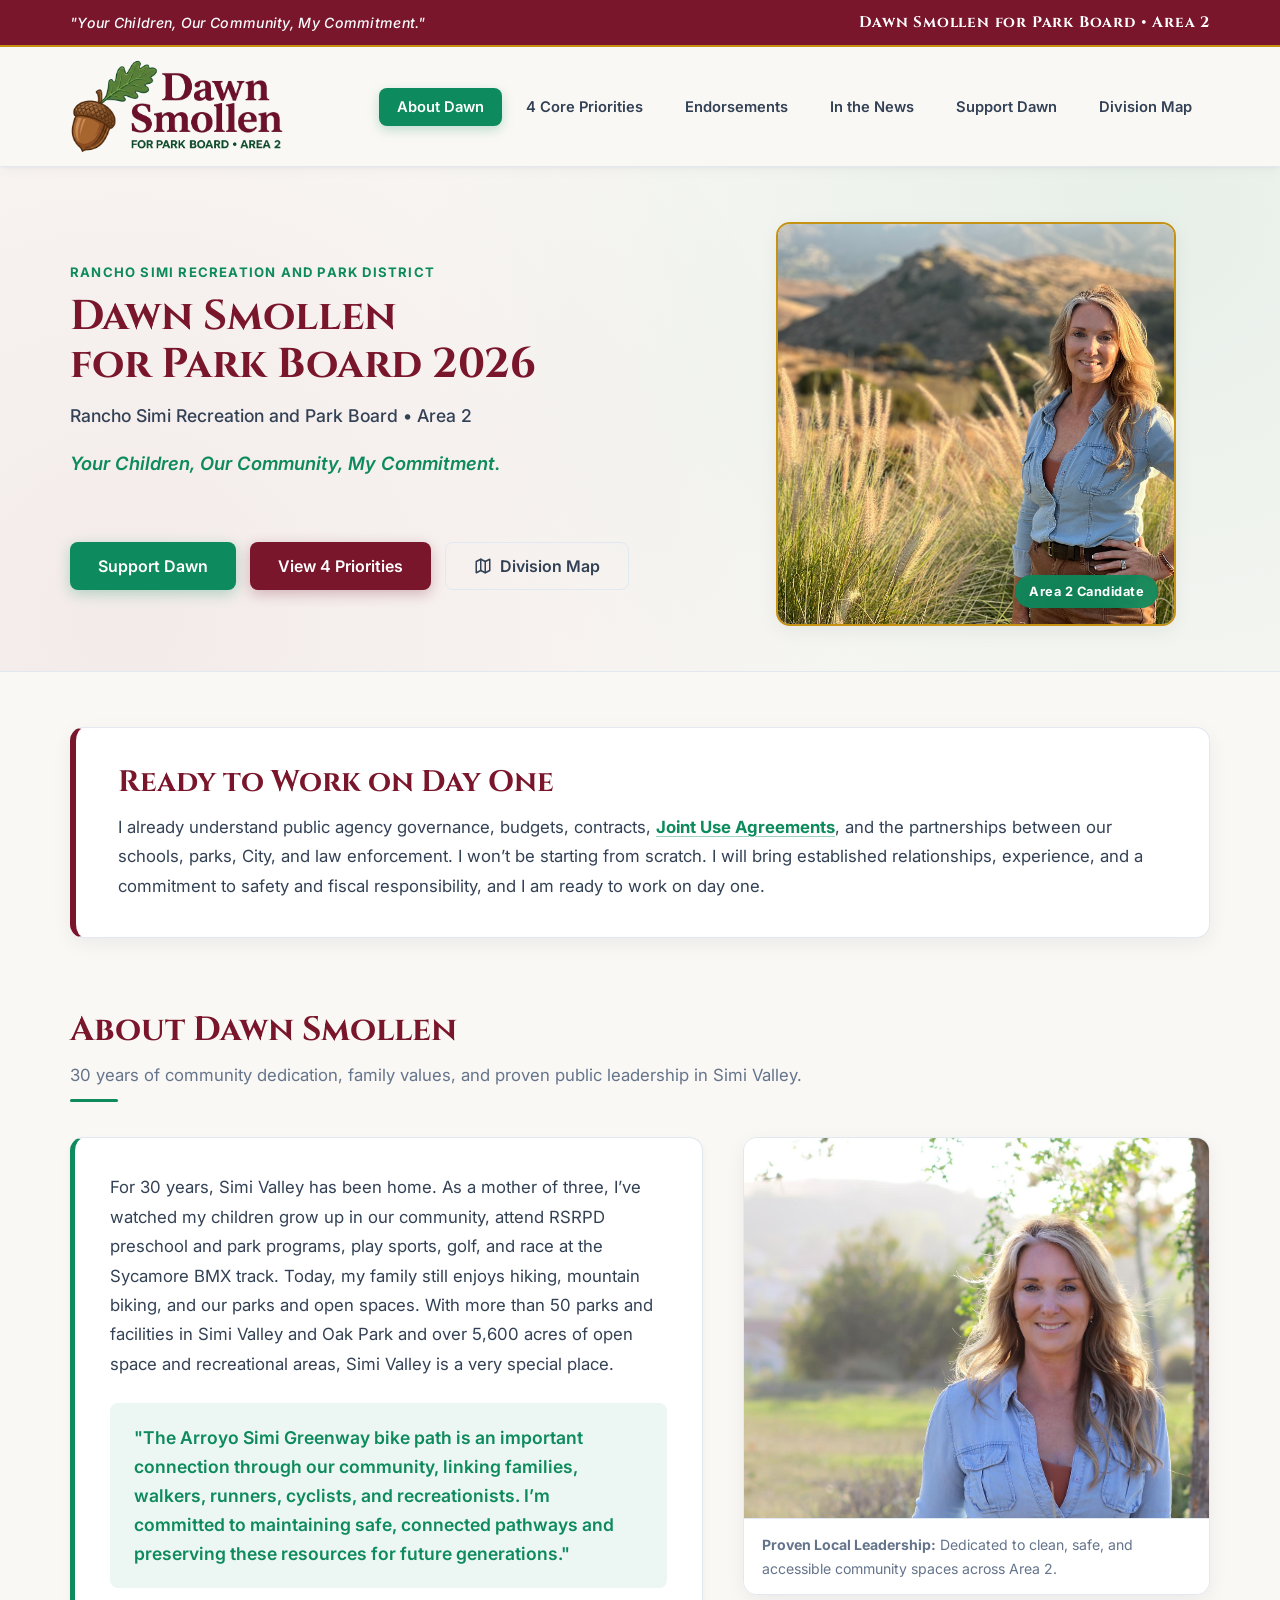
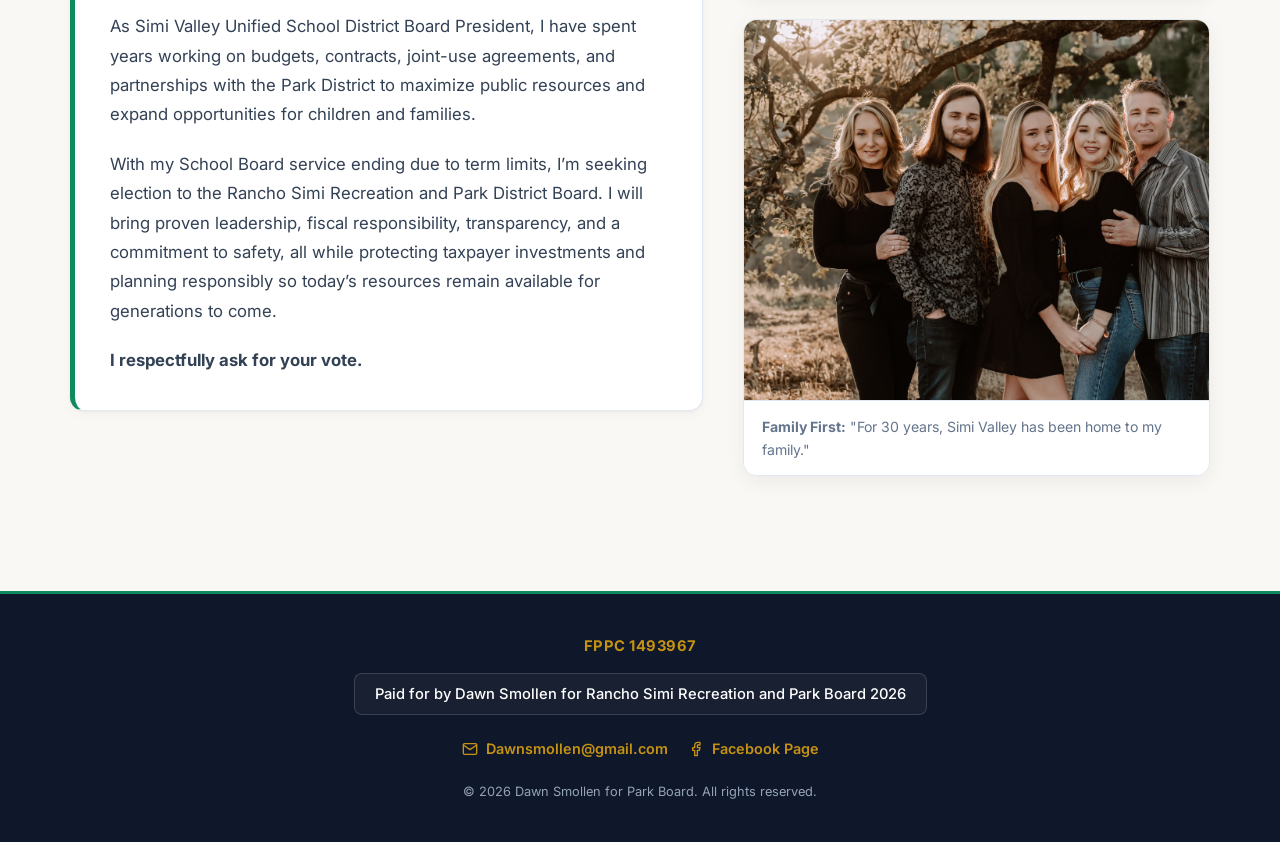
<file: index.html>
<!DOCTYPE html>
<html lang="en">
<head>
  <meta charset="UTF-8">
  <meta name="viewport" content="width=device-width, initial-scale=1.0">
  <meta name="description" content="Official campaign website for Dawn Smollen for Rancho Simi Recreation and Park Board Area 2 / Division #2. Your Children, Our Community, My Commitment. FPPC 1493967.">
  <meta name="author" content="Dawn Smollen for Park Board 2026">
  <meta name="robots" content="index, follow">
  <title>Dawn Smollen for Park Board 2026 | Area 2</title>

  <!-- Open Graph / Social Sharing Meta Tags (iMessage, WhatsApp, Facebook, LinkedIn) -->
  <meta property="og:type" content="website">
  <meta property="og:title" content="Dawn Smollen for Park Board 2026 | Area 2">
  <meta property="og:description" content="Official campaign website for Dawn Smollen, candidate for Rancho Simi Recreation and Park Board Area 2. Your Children, Our Community, My Commitment. FPPC 1493967.">
  <meta property="og:image" content="assets/images/og-share-banner.jpg">
  <meta property="og:image:secure_url" content="assets/images/og-share-banner.jpg">
  <meta property="og:image:type" content="image/jpeg">
  <meta property="og:image:width" content="1200">
  <meta property="og:image:height" content="630">
  <meta property="og:image:alt" content="Dawn Smollen for Park Board 2026 Area 2 Campaign Banner">
  <meta property="og:site_name" content="Dawn Smollen for Park Board 2026">

  <!-- Twitter Card Meta Tags -->
  <meta name="twitter:card" content="summary_large_image">
  <meta name="twitter:title" content="Dawn Smollen for Park Board 2026 | Area 2">
  <meta name="twitter:description" content="Official campaign website for Dawn Smollen, candidate for Rancho Simi Recreation and Park Board Area 2. Your Children, Our Community, My Commitment. FPPC 1493967.">
  <meta name="twitter:image" content="assets/images/og-share-banner.jpg">
  <meta name="twitter:image:alt" content="Dawn Smollen for Park Board 2026 Area 2 Campaign Banner">

  <!-- Favicon -->
  <link rel="icon" type="image/png" sizes="32x32" href="assets/images/favicon-32x32.png">
  <link rel="icon" type="image/png" sizes="192x192" href="assets/images/favicon-192.png">
  <link rel="apple-touch-icon" sizes="180x180" href="assets/images/favicon.png">
  <link rel="shortcut icon" href="assets/images/favicon.ico">

  <!-- Google Fonts -->
  <link rel="preconnect" href="https://fonts.googleapis.com">
  <link rel="preconnect" href="https://fonts.gstatic.com" crossorigin>
  <link href="https://fonts.googleapis.com/css2?family=Cinzel:wght@600;700&family=Inter:wght@400;500;600;700&display=swap" rel="stylesheet">
  
  <link rel="stylesheet" href="styles.css">
</head>
<body>

  <!-- Top Title Banner -->
  <div class="top-banner">
    <div class="container top-banner-content">
      <div class="banner-slogan">"Your Children, Our Community, My Commitment."</div>
      <div class="banner-title">Dawn Smollen for Park Board • Area 2</div>
    </div>
  </div>

  <!-- Main Navigation Header -->
  <header class="main-header">
    <div class="container header-container">
      <a href="./" class="brand-logo" onclick="return goToRoot(event)" title="Return to Dawn Smollen Campaign Home">
        <img src="assets/images/campaign-header-logo-transparent.png" alt="Dawn Smollen For Park Board Area 2 Logo" class="brand-logo-img">
      </a>

      <button class="mobile-menu-toggle" id="mobileMenuBtn" aria-label="Toggle navigation menu">
        <span></span>
        <span></span>
        <span></span>
      </button>

      <nav class="nav-menu" id="navMenu">
        <button class="nav-tab active" data-tab="about" onclick="switchTab('about')">About Dawn</button>
        <button class="nav-tab" data-tab="priorities" onclick="switchTab('priorities')">4 Core Priorities</button>
        <button class="nav-tab" data-tab="endorsements" onclick="switchTab('endorsements')">Endorsements</button>
        <button class="nav-tab" data-tab="news" onclick="switchTab('news')">In the News</button>
        <button class="nav-tab" data-tab="support" onclick="switchTab('support')">Support Dawn</button>
        <button class="nav-tab" data-tab="map" onclick="switchTab('map')">Division Map</button>
      </nav>
    </div>
  </header>

  <!-- Hero Section -->
  <section class="hero-section">
    <div class="container hero-grid">
      <div class="hero-text">
        <span class="hero-tag">Rancho Simi Recreation and Park District</span>
        <h1 class="hero-heading">Dawn Smollen <br>for Park Board 2026</h1>
        <p class="hero-sub">Rancho Simi Recreation and Park Board • Area 2</p>
        
        <!-- Editorial Tagline without drop icon -->
        <div class="hero-slogan-tagline">
          Your Children, Our Community, My Commitment.
        </div>

        <div class="hero-actions">
          <button class="btn btn-primary btn-lg" onclick="switchTab('support')">Support Dawn</button>
          <button class="btn btn-maroon btn-lg" onclick="switchTab('priorities')">View 4 Priorities</button>
          <button class="btn btn-outline btn-lg" onclick="switchTab('map')">
            <svg width="18" height="18" viewBox="0 0 24 24" fill="none" stroke="currentColor" stroke-width="2" stroke-linecap="round" stroke-linejoin="round"><polygon points="3 6 9 3 15 6 21 3 21 18 15 21 9 18 3 21"/><line x1="9" x2="9" y1="3" y2="18"/><line x1="15" x2="15" y1="6" y2="21"/></svg>
            Division Map
          </button>
        </div>
      </div>
      <div class="hero-image-wrapper">
        <div class="hero-portrait-card">
          <img src="assets/images/dawn-hero-portrait.jpg" alt="Dawn Smollen in Simi Valley Open Space">
          <span class="hero-badge-tag">Area 2 Candidate</span>
        </div>
      </div>
    </div>
  </section>

  <!-- Main Content Area -->
  <main class="main-content container">

    <!-- TAB 1: ABOUT DAWN & HOME CONTENT -->
    <div id="aboutTab" class="tab-pane active">
      
      <!-- Clean Home Page Content Feature Card -->
      <div class="day-one-feature-card">
        <h2 class="day-one-title">Ready to Work on Day One</h2>
        <p class="day-one-body">
          I already understand public agency governance, budgets, contracts, <a href="joint-use-agreements.html" onclick="switchTab('joint-use'); return false;" class="inline-content-link">Joint Use Agreements</a>, and the partnerships between our schools, parks, City, and law enforcement. I won’t be starting from scratch. I will bring established relationships, experience, and a commitment to safety and fiscal responsibility, and I am ready to work on day one.
        </p>
      </div>

      <div class="section-header">
        <h2 class="section-title">About Dawn Smollen</h2>
        <p class="section-sub">30 years of community dedication, family values, and proven public leadership in Simi Valley.</p>
        <div class="title-line"></div>
      </div>

      <div class="about-container">
        <div class="about-bio-card">
          <p>
            For 30 years, Simi Valley has been home. As a mother of three, I’ve watched my children grow up in our community, attend RSRPD preschool and park programs, play sports, golf, and race at the Sycamore BMX track. Today, my family still enjoys hiking, mountain biking, and our parks and open spaces. With more than 50 parks and facilities in Simi Valley and Oak Park and over 5,600 acres of open space and recreational areas, Simi Valley is a very special place.
          </p>

          <div class="quote-highlight">
            "The Arroyo Simi Greenway bike path is an important connection through our community, linking families, walkers, runners, cyclists, and recreationists. I’m committed to maintaining safe, connected pathways and preserving these resources for future generations."
          </div>

          <p>
            As Simi Valley Unified School District Board President, I have spent years working on budgets, contracts, joint-use agreements, and partnerships with the Park District to maximize public resources and expand opportunities for children and families.
          </p>
          <p>
            With my School Board service ending due to term limits, I’m seeking election to the Rancho Simi Recreation and Park District Board. I will bring proven leadership, fiscal responsibility, transparency, and a commitment to safety, all while protecting taxpayer investments and planning responsibly so today’s resources remain available for generations to come.
          </p>
          <p>
            <strong>I respectfully ask for your vote.</strong>
          </p>
        </div>

        <div class="about-sidebar-photos">
          <div class="photo-caption-card">
            <img src="assets/images/dawn-about-portrait-framed.jpg" alt="Dawn Smollen in Park Grass">
            <div class="photo-caption-text">
              <strong>Proven Local Leadership:</strong> Dedicated to clean, safe, and accessible community spaces across Area 2.
            </div>
          </div>

          <div class="photo-caption-card">
            <img src="assets/images/dawn-family-oak.jpg" alt="Dawn Smollen and Family under Oak Trees">
            <div class="photo-caption-text">
              <strong>Family First:</strong> "For 30 years, Simi Valley has been home to my family."
            </div>
          </div>
        </div>
      </div>
    </div>

    <!-- TAB 2: 4 CORE PRIORITIES -->
    <div id="prioritiesTab" class="tab-pane">
      <div class="section-header">
        <h2 class="section-title">4 Core Priorities</h2>
        <p class="section-sub">Dawn's clear, action-oriented plan for Rancho Simi Recreation and Park District.</p>
        <div class="title-line"></div>
      </div>

      <div class="priorities-grid">
        <!-- Priority 1 -->
        <article class="priority-card">
          <div class="priority-img-holder">
            <img src="assets/images/dawn-mountain-biking.png" alt="Dawn mountain biking on open space trail">
          </div>
          <div class="priority-body">
            <h3>Protect & Maintain What We Have</h3>
            <p>Our parks, trails, open spaces, playgrounds, and facilities are valuable community assets. My priority is to protect that investment through responsible maintenance, long-term planning, and a strong commitment to safety. This will keep these resources safe, clean, and well maintained for today and future generations.</p>
          </div>
        </article>

        <!-- Priority 2 -->
        <article class="priority-card">
          <div class="priority-img-holder">
            <img src="assets/images/youth-under-oak.jpg" alt="Youth gathered under oak trees in park">
          </div>
          <div class="priority-body">
            <h3>Fiscal Responsibility & Accountable Leadership</h3>
            <p>Every taxpayer dollar matters. I bring more than 20 years of experience working within this community, along with my School Board experience of overseeing budgets, contracts, risk management, and public resources. I understand the importance of planning for long-term maintenance, protecting existing assets, and understanding the financial impact before making new commitments.</p>
          </div>
        </article>

        <!-- Priority 3 -->
        <article class="priority-card">
          <div class="priority-img-holder">
            <img src="assets/images/dawn-about-portrait-framed.jpg" alt="Dawn Smollen in Simi Valley Park">
          </div>
          <div class="priority-body">
            <h3>Safety Through Strong Community Partnerships</h3>
            <p>Safety requires agencies to work together. Through my service on the Tri-Agency Committee, I have firsthand experience working with the Park District, School District, City, and law enforcement on issues affecting our community. I will continue strengthening those relationships to help keep our parks, schools, trails, and recreational spaces safe.</p>
          </div>
        </article>

        <!-- Priority 4 -->
        <article class="priority-card">
          <div class="priority-img-holder">
            <img src="assets/images/dawn-oak-dalmatian.jpg" alt="Dawn sitting under oak tree with Dalmatian">
          </div>
          <div class="priority-body">
            <h3>Invest Wisely & Maximize Community Resources</h3>
            <p>I understand the <a href="joint-use-agreements.html" onclick="switchTab('joint-use'); return false;" class="inline-content-link">Joint Use Agreements</a> between the School District and Park District and how these partnerships help maximize facilities, programs, and taxpayer resources. We should continue sharing resources where it makes sense, avoiding unnecessary duplication, and making responsible investments that provide lasting value for children, families, adults, and seniors.</p>
          </div>
        </article>
      </div>
    </div>

    <!-- TAB 3: ENDORSEMENTS -->
    <div id="endorsementsTab" class="tab-pane">
      <div class="section-header">
        <h2 class="section-title">Community Endorsements</h2>
        <p class="section-sub">Trusted civic leaders, public safety professionals, and park directors supporting Dawn Smollen.</p>
        <div class="title-line"></div>
      </div>

      <div class="endorsements-full-grid">
        <!-- Category 1: Public Safety -->
        <div class="endorsement-category-card">
          <div class="endorsement-category-header">
            <h3>
              <span class="inline-category-icon">
                <svg width="20" height="20" viewBox="0 0 24 24" fill="none" stroke="currentColor" stroke-width="2" stroke-linecap="round" stroke-linejoin="round"><path d="M12 22s8-4 8-10V5l-8-3-8 3v7c0 6 8 10 8 10z"/></svg>
              </span>
              Public Safety & Law Enforcement
            </h3>
          </div>
          <div class="endorsement-people-list">
            <div class="person-entry">
              <strong class="person-name">Simi Valley Police Officers Association</strong>
              <span class="person-title">Official Organization Endorsement</span>
            </div>
          </div>
        </div>

        <!-- Category 2: City Leadership -->
        <div class="endorsement-category-card">
          <div class="endorsement-category-header">
            <h3>
              <span class="inline-category-icon">
                <svg width="20" height="20" viewBox="0 0 24 24" fill="none" stroke="currentColor" stroke-width="2" stroke-linecap="round" stroke-linejoin="round"><path d="M3 21h18M3 10h18M5 10v11M9 10v11M13 10v11M17 10v11M12 3L2 10h20L12 3z"/></svg>
              </span>
              Simi Valley City Leadership
            </h3>
          </div>
          <div class="endorsement-people-list">
            <div class="person-entry">
              <strong class="person-name">Dee Dee Cavanaugh</strong>
              <span class="person-title">Mayor, City of Simi Valley</span>
            </div>
            <div class="person-entry">
              <strong class="person-name">Elaine Litster</strong>
              <span class="person-title">Mayor Pro Tem, City of Simi Valley</span>
            </div>
            <div class="person-entry">
              <strong class="person-name">Mike Judge</strong>
              <span class="person-title">Simi Valley City Council Member</span>
            </div>
            <div class="person-entry">
              <strong class="person-name">Mike Kort</strong>
              <span class="person-title">Supervisor Janice Parvin's Office</span>
            </div>
            <div class="person-entry">
              <strong class="person-name">Glen Becerra</strong>
              <span class="person-title">Former Simi Valley City Council Member</span>
            </div>
          </div>
        </div>

        <!-- Category 3: School District Trustees -->
        <div class="endorsement-category-card">
          <div class="endorsement-category-header">
            <h3>
              <span class="inline-category-icon">
                <svg width="20" height="20" viewBox="0 0 24 24" fill="none" stroke="currentColor" stroke-width="2" stroke-linecap="round" stroke-linejoin="round"><path d="M22 10v6M2 10l10-5 10 5-10 5z"/><path d="M6 12v5c3 3 9 3 12 0v-5"/></svg>
              </span>
              Simi Valley Unified School District
            </h3>
          </div>
          <div class="endorsement-people-list">
            <div class="person-entry">
              <strong class="person-name">Stephen Pietrolongo</strong>
              <span class="person-title">SVUSD Trustee</span>
            </div>
            <div class="person-entry">
              <strong class="person-name">Mike James</strong>
              <span class="person-title">SVUSD Trustee</span>
            </div>
            <div class="person-entry">
              <strong class="person-name">Bob LaBelle</strong>
              <span class="person-title">Former SVUSD Trustee</span>
            </div>
          </div>
        </div>

        <!-- Category 4: Park District Leadership -->
        <div class="endorsement-category-card">
          <div class="endorsement-category-header">
            <h3>
              <span class="inline-category-icon">
                <svg width="20" height="20" viewBox="0 0 24 24" fill="none" stroke="currentColor" stroke-width="2" stroke-linecap="round" stroke-linejoin="round"><path d="M11 20A7 7 0 0 1 9.8 6.1C15.5 5 17 4.5 19 2c1 2 1.5 3.5.5 9.2A7 7 0 0 1 11 20z"/><path d="M11 20v2"/></svg>
              </span>
              Rancho Simi Recreation & Park District
            </h3>
          </div>
          <div class="endorsement-people-list">
            <div class="person-entry">
              <strong class="person-name">Brian Dennert</strong>
              <span class="person-title">Chair, RSRPD Board</span>
            </div>
            <div class="person-entry">
              <strong class="person-name">Eric Lundstrom</strong>
              <span class="person-title">Director, RSRPD Board</span>
            </div>
            <div class="person-entry">
              <strong class="person-name">Brooke Grayson</strong>
              <span class="person-title">Director, RSRPD Board</span>
            </div>
            <div class="person-entry">
              <strong class="person-name">Mark Johnson</strong>
              <span class="person-title">Former RSRPD Director</span>
            </div>
          </div>
        </div>
      </div>
    </div>

    <!-- TAB 4: IN THE NEWS -->
    <div id="newsTab" class="tab-pane">
      <div class="section-header">
        <h2 class="section-title">In the News & Public Projects</h2>
        <p class="section-sub">Coverage, official planning documents, and community project initiatives.</p>
        <div class="title-line"></div>
      </div>

      <div class="news-container" style="grid-template-columns: 1fr;">
        <div class="news-links-list">
          <a href="https://www.simivalley.org/departments/environmental-services/planning-division/documents-applications-and-development-activity/specific-plans/arroyo-simi-greenway-specific-plan" target="_blank" rel="noopener noreferrer" class="news-link-item">
            <div>
              <strong>City of Simi Valley: Arroyo Simi Greenway Specific Plan</strong>
              <p style="font-size: 0.85rem; color: var(--text-muted); font-weight: 400; margin-top: 2px;">Official planning document & trail expansion project guidelines</p>
            </div>
            <svg width="20" height="20" viewBox="0 0 24 24" fill="none" stroke="currentColor" stroke-width="2" stroke-linecap="round" stroke-linejoin="round"><path d="M18 13v6a2 2 0 0 1-2 2H5a2 2 0 0 1-2-2V8a2 2 0 0 1 2-2h6"/><polyline points="15 3 21 3 21 9"/><line x1="10" y1="14" x2="21" y2="3"/></svg>
          </a>

          <a href="https://rsrpd.org/facilities/community_centers/activity_center/activity_center_phase_iii_project.php" target="_blank" rel="noopener noreferrer" class="news-link-item">
            <div>
              <strong>Rancho Simi Park District: Activity Center Phase III Project</strong>
              <p style="font-size: 0.85rem; color: var(--text-muted); font-weight: 400; margin-top: 2px;">Guardian Recreation Center Phase III development overview</p>
            </div>
            <svg width="20" height="20" viewBox="0 0 24 24" fill="none" stroke="currentColor" stroke-width="2" stroke-linecap="round" stroke-linejoin="round"><path d="M18 13v6a2 2 0 0 1-2 2H5a2 2 0 0 1-2-2V8a2 2 0 0 1 2-2h6"/><polyline points="15 3 21 3 21 9"/><line x1="10" y1="14" x2="21" y2="3"/></svg>
          </a>

          <a href="https://www.simivalleyacorn.com/articles/is-bmx-track-on-course-for-funding/" target="_blank" rel="noopener noreferrer" class="news-link-item">
            <div>
              <strong>Simi Valley Acorn: Is BMX Track On Course for Funding?</strong>
              <p style="font-size: 0.85rem; color: var(--text-muted); font-weight: 400; margin-top: 2px;">News article on Sycamore BMX track rebuild and community funding</p>
            </div>
            <svg width="20" height="20" viewBox="0 0 24 24" fill="none" stroke="currentColor" stroke-width="2" stroke-linecap="round" stroke-linejoin="round"><path d="M18 13v6a2 2 0 0 1-2 2H5a2 2 0 0 1-2-2V8a2 2 0 0 1 2-2h6"/><polyline points="15 3 21 3 21 9"/><line x1="10" y1="14" x2="21" y2="3"/></svg>
          </a>
        </div>
      </div>
    </div>

    <!-- TAB 5: SUPPORT DAWN -->
    <div id="supportTab" class="tab-pane">
      <div class="section-header">
        <h2 class="section-title">Support Dawn Smollen</h2>
        <p class="section-sub">Grassroots support powers our campaign across Area 2!</p>
        <div class="title-line"></div>
      </div>

      <div class="support-layout">
        <!-- Venmo Donation Card -->
        <div class="support-venmo-card">
          <h3 style="font-family: var(--font-serif); font-size: 1.35rem; color: var(--primary-maroon);">Contribute</h3>
          <p style="font-size: 0.92rem; color: var(--text-muted); margin-top: 4px;">Direct grassroots campaign contributions via Venmo</p>
          
          <!-- Venmo QR code image linked directly to Venmo -->
          <a href="https://venmo.com/u/Dawn4parks" target="_blank" rel="noopener noreferrer" class="venmo-qr-link" title="Click to open Venmo profile @Dawn4parks">
            <img src="assets/images/venmo-donation-qr-enlarged.jpg" alt="Official Venmo QR Code for Dawn Smollen 4 Parks - Click to Open Venmo" class="venmo-qr-img">
          </a>
          
          <a href="https://venmo.com/u/Dawn4parks" target="_blank" rel="noopener noreferrer" class="venmo-handle">
            @Dawn4parks &rarr;
          </a>

          <div class="reporting-box">
            <strong>Important Legal Note for Donors:</strong><br>
            Please remember to include your <strong>Name</strong>, <strong>Address</strong>, and <strong>Occupation</strong> in the note section of your Venmo transfer for campaign records and FPPC compliance reporting. Thank you so much for your support!
          </div>
        </div>

        <!-- Action Items Card -->
        <div class="support-action-card">
          <h3 style="font-family: var(--font-serif); font-size: 1.35rem; color: var(--primary-maroon);">Get Involved in Area 2</h3>
          <p style="font-size: 0.92rem; color: var(--text-muted); margin-top: 4px;">How you can help elect Dawn Smollen to the Park Board</p>

          <div class="support-options-list">
            <!-- Option 1: Yard Sign -->
            <div class="support-option-item">
              <div class="option-icon">
                <svg width="20" height="20" viewBox="0 0 24 24" fill="none" stroke="currentColor" stroke-width="2" stroke-linecap="round" stroke-linejoin="round"><path d="m3 9 9-7 9 7v11a2 2 0 0 1-2 2H5a2 2 0 0 1-2-2z"/><polyline points="9 22 9 12 15 12 15 22"/></svg>
              </div>
              <div class="option-text">
                <h4>Request a Lawn Sign</h4>
                <p>We are happy to drop off and install campaign signs free of charge in Area 2.</p>
                <a href="https://docs.google.com/forms/d/e/1FAIpQLSdZNs2IaJ8-kGnDYbXg5ZeY2O8HxRIwkz1CKGDqgw0axSgoMQ/viewform?usp=header" target="_blank" rel="noopener noreferrer" class="btn btn-primary btn-sm" style="margin-top: 8px;">
                  Fill Out Yard Sign Request Form &rarr;
                </a>
              </div>
            </div>

            <!-- Option 2: Write a Check -->
            <div class="support-option-item">
              <div class="option-icon">
                <svg width="20" height="20" viewBox="0 0 24 24" fill="none" stroke="currentColor" stroke-width="2" stroke-linecap="round" stroke-linejoin="round"><rect width="20" height="14" x="2" y="5" rx="2"/><line x1="2" x2="22" y1="10" y2="10"/></svg>
              </div>
              <div class="option-text">
                <h4>Donate via Check</h4>
                <p>If you prefer to write a check, we are happy to pick them up directly from your residence.</p>
                <a href="https://docs.google.com/forms/d/e/1FAIpQLSdxlXqch3a3FeAd6Bjii1TmHFeCvK4ocU4G8opW50MNlgvLLA/viewform?usp=publish-editor" target="_blank" rel="noopener noreferrer" class="btn btn-maroon btn-sm" style="margin-top: 8px;">
                  Fill Out Check Pick-Up Request Form &rarr;
                </a>
              </div>
            </div>

            <!-- Option 3: Volunteer & Walk -->
            <div class="support-option-item">
              <div class="option-icon" style="background: rgba(198, 146, 20, 0.15); color: var(--accent-gold);">
                <svg width="20" height="20" viewBox="0 0 24 24" fill="none" stroke="currentColor" stroke-width="2" stroke-linecap="round" stroke-linejoin="round"><path d="m11 17 2 2a1 1 0 0 0 1.4 0l4.3-4.3a1 1 0 0 0 0-1.4L15 9"/><path d="m14 6-2.5-2.5a1 1 0 0 0-1.4 0L4 9.6a1 1 0 0 0 0 1.4L9 16"/><path d="M18 12h4v8h-8"/></svg>
              </div>
              <div class="option-text">
                <h4>Volunteer & Walk Neighborhoods</h4>
                <p>Join our volunteer team walking neighborhoods and dropping campaign information for neighbors.</p>
                <a href="https://docs.google.com/forms/d/e/1FAIpQLSc1kbgK1B_RID-r_pqun_PBP_l1TdauKrdE-oKDCtcnv9vvmw/viewform?usp=publish-editor" target="_blank" rel="noopener noreferrer" class="btn btn-gold btn-sm" style="margin-top: 8px;">
                  Fill Out Volunteer Registration Form &rarr;
                </a>
              </div>
            </div>
          </div>

          <div class="endorsements-banner-box" style="cursor: pointer;" onclick="switchTab('endorsements')">
            Official Civic & Public Safety Endorsements &rarr;
          </div>

          <!-- Contact Dawn Section -->
          <div class="contact-dawn-box">
            <h3 style="font-family: var(--font-serif); font-size: 1.25rem; color: var(--primary-maroon); margin-bottom: 4px;">Contact Dawn</h3>
            <p style="font-size: 0.88rem; color: var(--text-muted); margin-bottom: 16px;">Connect directly with Dawn or follow campaign updates:</p>

            <div class="contact-buttons-grid">
              <a href="mailto:Dawnsmollen@gmail.com" class="contact-link-item">
                <div class="contact-link-content">
                  <svg width="18" height="18" viewBox="0 0 24 24" fill="none" stroke="currentColor" stroke-width="2" stroke-linecap="round" stroke-linejoin="round"><path d="M4 4h16c1.1 0 2 .9 2 2v12c0 1.1-.9 2-2 2H4c-1.1 0-2-.9-2-2V6c0-1.1.9-2 2-2z"/><polyline points="22,6 12,13 2,6"/></svg>
                  <span>Dawnsmollen@gmail.com</span>
                </div>
              </a>
              
              <a href="https://www.facebook.com/dawnsmollenforsimivalleyparkboard" target="_blank" rel="noopener noreferrer" class="contact-link-item">
                <div class="contact-link-content">
                  <svg width="18" height="18" viewBox="0 0 24 24" fill="none" stroke="currentColor" stroke-width="2" stroke-linecap="round" stroke-linejoin="round"><path d="M18 2h-3a5 5 0 0 0-5 5v3H7v4h3v8h4v-8h3l1-4h-4V7a1 1 0 0 1 1-1h3z"/></svg>
                  <span>Facebook: Dawn Smollen Campaign Page</span>
                </div>
                <svg width="18" height="18" viewBox="0 0 24 24" fill="none" stroke="currentColor" stroke-width="2" stroke-linecap="round" stroke-linejoin="round" class="external-icon"><path d="M18 13v6a2 2 0 0 1-2 2H5a2 2 0 0 1-2-2V8a2 2 0 0 1 2-2h6"/><polyline points="15 3 21 3 21 9"/><line x1="10" y1="14" x2="21" y2="3"/></svg>
              </a>
            </div>
          </div>
        </div>
      </div>
    </div>

    <!-- TAB 6: DIVISION MAP -->
    <div id="mapTab" class="tab-pane">
      <div class="section-header">
        <h2 class="section-title">Rancho Simi Division 2 Map</h2>
        <p class="section-sub">Official district boundaries covering Area 2 / Division #2 in Simi Valley.</p>
        <div class="title-line"></div>
      </div>

      <div class="map-container">
        <div class="map-official-img-box">
          <img src="assets/images/division-2-official-map.jpg" alt="Official Rancho Simi Division 2 Boundary Map Graphic">
          <div class="map-overlay-banner">
            <div>
              <h3 style="font-size: 1.35rem; font-family: var(--font-serif);">Rancho Simi Recreation & Park District</h3>
              <p style="font-size: 0.92rem; opacity: 0.9;">Official Division 2 Street & Area Boundaries</p>
            </div>
            <a href="https://experience.arcgis.com/experience/8eec116efa414043bdd5a59d3cf31030" target="_blank" rel="noopener noreferrer" class="btn btn-primary btn-lg">
              <svg width="18" height="18" viewBox="0 0 24 24" fill="none" stroke="currentColor" stroke-width="2" stroke-linecap="round" stroke-linejoin="round"><polygon points="3 6 9 3 15 6 21 3 21 18 15 21 9 18 3 21"/><line x1="9" x2="9" y1="3" y2="18"/><line x1="15" x2="15" y1="6" y2="21"/></svg>
              Open Interactive ArcGIS Map &rarr;
            </a>
          </div>
        </div>

        <div class="map-details">
          <span>Official Map Link:</span>
          <a href="https://experience.arcgis.com/experience/8eec116efa414043bdd5a59d3cf31030" target="_blank" rel="noopener noreferrer" class="map-url-link">
            https://experience.arcgis.com/experience/8eec116efa414043bdd5a59d3cf31030
          </a>
        </div>
      </div>
    </div>

    <!-- UNLISTED TAB: JOINT USE AGREEMENTS -->
    <div id="joint-useTab" class="tab-pane">
      <div class="section-header">
        <h2 class="section-title">Joint Use Partnerships & Agreements</h2>
        <p class="section-sub">Formal resource sharing between Simi Valley Unified School District & Rancho Simi Recreation and Park District.</p>
        <div class="title-line"></div>
      </div>

      <div class="joint-use-layout">
        <!-- Lead Highlight Card with Quote -->
        <div class="joint-use-hero-card">
          <div class="quote-icon-badge">
            <svg width="24" height="24" viewBox="0 0 24 24" fill="none" stroke="currentColor" stroke-width="2" stroke-linecap="round" stroke-linejoin="round"><path d="M3 21h18M3 10h18M5 10v11M9 10v11M13 10v11M17 10v11M12 3L2 10h20L12 3z"/></svg>
          </div>
          <blockquote>
            "Having served on the Simi Valley Unified School District Board, I have firsthand experience with the importance of these partnerships and joint-use agreements. For me, this partnership represents good government: two public agencies coordinating the resources taxpayers have already paid for so those facilities can serve more people and provide more opportunities for our children."
          </blockquote>
          <div class="quote-author-tag">&mdash; Dawn Smollen, Candidate for Park Board Area 2</div>
        </div>

        <!-- Main Copy Sections -->
        <div class="joint-use-content-card">
          <div class="joint-use-block">
            <h3><svg width="20" height="20" viewBox="0 0 24 24" fill="none" stroke="currentColor" stroke-width="2" stroke-linecap="round" stroke-linejoin="round"><rect x="3" y="4" width="18" height="18" rx="2" ry="2"/><line x1="16" y1="2" x2="16" y2="6"/><line x1="8" y1="2" x2="8" y2="6"/><line x1="3" y1="10" x2="21" y2="10"/></svg> Formal 1988 Foundation & Ongoing Resource Sharing</h3>
            <p>Simi Valley Unified School District and Rancho Simi Recreation and Park District have a long-standing, formal partnership for the shared use of public facilities and resources.</p>
            <p>The relationship is not simply informal cooperation. The two agencies entered into an <em>Agreement for Joint Use of Grounds, Buildings, Facilities and Equipment</em> effective July 5, 1988. That agreement has been supplemented and amended over the years to address specific facilities and uses. Park District records identify shared-use arrangements involving facilities including Apollo High School athletic fields, Berylwood Elementary School property, and field space at the Adult Education campus.</p>
          </div>

          <div class="joint-use-block">
            <h3><svg width="20" height="20" viewBox="0 0 24 24" fill="none" stroke="currentColor" stroke-width="2" stroke-linecap="round" stroke-linejoin="round"><path d="M17 21v-2a4 4 0 0 0-4-4H5a4 4 0 0 0-4 4v2"/><circle cx="9" cy="7" r="4"/><path d="M23 21v-2a4 4 0 0 0-3-3.87"/><path d="M16 3.13a4 4 0 0 1 0 7.75"/></svg> Direct Community & Youth Impact</h3>
            <p>The partnership can be seen directly in programs serving our children. Rancho Simi Recreation and Park District operates before- and after-school programs on SVUSD campuses. For example:</p>
            <ul class="joint-use-bullet-list">
              <li><strong>Township Elementary:</strong> Before- and after-school care is provided on-site directly through the Park District.</li>
              <li><strong>Mountain View Elementary:</strong> Identifies a Rancho Simi program operating on-site from 6:45 a.m. to 6:00 p.m.</li>
              <li><strong>Knolls Elementary:</strong> Identifies its After-School Club as an official Rancho Simi Recreation and Park District program.</li>
              <li><strong>Garden Grove & Crestview Elementary Schools:</strong> Also feature Rancho Simi before- and/or after-school programs serving their students.</li>
            </ul>
          </div>

          <div class="joint-use-block">
            <h3><svg width="20" height="20" viewBox="0 0 24 24" fill="none" stroke="currentColor" stroke-width="2" stroke-linecap="round" stroke-linejoin="round"><circle cx="12" cy="12" r="10"/><path d="m4.93 4.93 4.24 4.24"/><path d="m14.83 9.17 4.24-4.24"/><path d="m14.83 14.83 4.24 4.24"/><path d="m9.17 14.83-4.24 4.24"/></svg> Athletics & Recreational Facilities Sharing</h3>
            <p>The partnership also extends to athletics and recreational facilities. The joint-use documents specifically address Park District use of Apollo High School fields and reference agreements covering softball fields at Berylwood Elementary and Apollo High School, as well as field space at the Adult Education campus. Park District records also show Apollo High School softball fields being made available for organized community youth softball, demonstrating how school property can serve recreational needs beyond the regular school day.</p>
            <p>This is a practical example of two public agencies sharing resources rather than unnecessarily duplicating them. School campuses can provide locations for recreation and after-school programming, while Park District facilities and recreational resources can support students, athletics, and community activities.</p>
          </div>

          <div class="joint-use-block">
            <h3><svg width="20" height="20" viewBox="0 0 24 24" fill="none" stroke="currentColor" stroke-width="2" stroke-linecap="round" stroke-linejoin="round"><path d="M12 22s8-4 8-10V5l-8-3-8 3v7c0 6 8 10 8 10z"/></svg> Experienced Governance & Fiscal Responsibility</h3>
            <p>Having served on the Simi Valley Unified School District Board, I have firsthand experience with the importance of these partnerships and joint-use agreements. I understand that they involve more than simply opening a gate or allowing someone to use a field. They require agreements regarding scheduling, maintenance, responsibilities, costs, insurance, safety, and the appropriate use of publicly owned facilities.</p>
            <p>As I move from my service on the School Board to seeking a position on the Rancho Simi Recreation and Park District Board, that experience gives me an understanding of both the educational and recreational sides of this partnership. It is an existing relationship that can continue to be strengthened so our youth have safe, productive places to learn, participate in programs, play sports, stay active, and connect with their community.</p>
          </div>
        </div>

        <!-- Official Public Documentation Links Card -->
        <div class="joint-use-docs-card">
          <h3 class="docs-card-title">Official Public Records & Documentation</h3>
          <p class="docs-card-sub">Access official municipal and park district records regarding joint-use agreements:</p>
          
          <div class="docs-links-grid">
            <a href="https://simivalley.granicus.com/MetaViewer.php?clip_id=1921&meta_id=120581" target="_blank" rel="noopener noreferrer" class="doc-link-item">
              <div class="doc-info">
                <strong>City of Simi Valley Public Record #1</strong>
                <span>Granicus Document MetaViewer File #120581</span>
              </div>
              <svg width="18" height="18" viewBox="0 0 24 24" fill="none" stroke="currentColor" stroke-width="2" stroke-linecap="round" stroke-linejoin="round" class="external-icon"><path d="M18 13v6a2 2 0 0 1-2 2H5a2 2 0 0 1-2-2V8a2 2 0 0 1 2-2h6"/><polyline points="15 3 21 3 21 9"/><line x1="10" y1="14" x2="21" y2="3"/></svg>
            </a>

            <a href="https://simivalley.granicus.com/MetaViewer.php?view_id=7&clip_id=2365&meta_id=161493" target="_blank" rel="noopener noreferrer" class="doc-link-item">
              <div class="doc-info">
                <strong>City of Simi Valley Public Record #2</strong>
                <span>Granicus Document MetaViewer File #161493</span>
              </div>
              <svg width="18" height="18" viewBox="0 0 24 24" fill="none" stroke="currentColor" stroke-width="2" stroke-linecap="round" stroke-linejoin="round" class="external-icon"><path d="M18 13v6a2 2 0 0 1-2 2H5a2 2 0 0 1-2-2V8a2 2 0 0 1 2-2h6"/><polyline points="15 3 21 3 21 9"/><line x1="10" y1="14" x2="21" y2="3"/></svg>
            </a>

            <a href="https://simivalley.granicus.com/MetaViewer.php?clip_id=2877&meta_id=219464&view_id=7&utm_source=chatgpt.com" target="_blank" rel="noopener noreferrer" class="doc-link-item">
              <div class="doc-info">
                <strong>City of Simi Valley Public Record #3</strong>
                <span>Granicus Document MetaViewer File #219464</span>
              </div>
              <svg width="18" height="18" viewBox="0 0 24 24" fill="none" stroke="currentColor" stroke-width="2" stroke-linecap="round" stroke-linejoin="round" class="external-icon"><path d="M18 13v6a2 2 0 0 1-2 2H5a2 2 0 0 1-2-2V8a2 2 0 0 1 2-2h6"/><polyline points="15 3 21 3 21 9"/><line x1="10" y1="14" x2="21" y2="3"/></svg>
            </a>
          </div>
        </div>

        <div class="joint-use-footer-actions">
          <button class="btn btn-outline btn-lg" onclick="goToRoot()">
            &larr; Return to Home Page
          </button>
        </div>
      </div>
    </div>

  </main>

  <!-- Footer -->
  <footer class="main-footer">
    <div class="container footer-content">
      <div class="footer-fppc">FPPC 1493967</div>
      <div class="footer-paidfor">Paid for by Dawn Smollen for Rancho Simi Recreation and Park Board 2026</div>
      
      <div class="footer-contact-links">
        <a href="mailto:Dawnsmollen@gmail.com" class="footer-contact-item">
          <svg width="16" height="16" viewBox="0 0 24 24" fill="none" stroke="currentColor" stroke-width="2" stroke-linecap="round" stroke-linejoin="round"><path d="M4 4h16c1.1 0 2 .9 2 2v12c0 1.1-.9 2-2 2H4c-1.1 0-2-.9-2-2V6c0-1.1.9-2 2-2z"/><polyline points="22,6 12,13 2,6"/></svg>
          Dawnsmollen@gmail.com
        </a>
        <a href="https://www.facebook.com/dawnsmollenforsimivalleyparkboard" target="_blank" rel="noopener noreferrer" class="footer-contact-item">
          <svg width="16" height="16" viewBox="0 0 24 24" fill="none" stroke="currentColor" stroke-width="2" stroke-linecap="round" stroke-linejoin="round"><path d="M18 2h-3a5 5 0 0 0-5 5v3H7v4h3v8h4v-8h3l1-4h-4V7a1 1 0 0 1 1-1h3z"/></svg>
          Facebook Page
        </a>
      </div>

      <p style="font-size: 0.8rem; margin-top: 6px;">&copy; 2026 Dawn Smollen for Park Board. All rights reserved.</p>
    </div>
  </footer>

  <script src="main.js"></script>
</body>
</html>
</file>
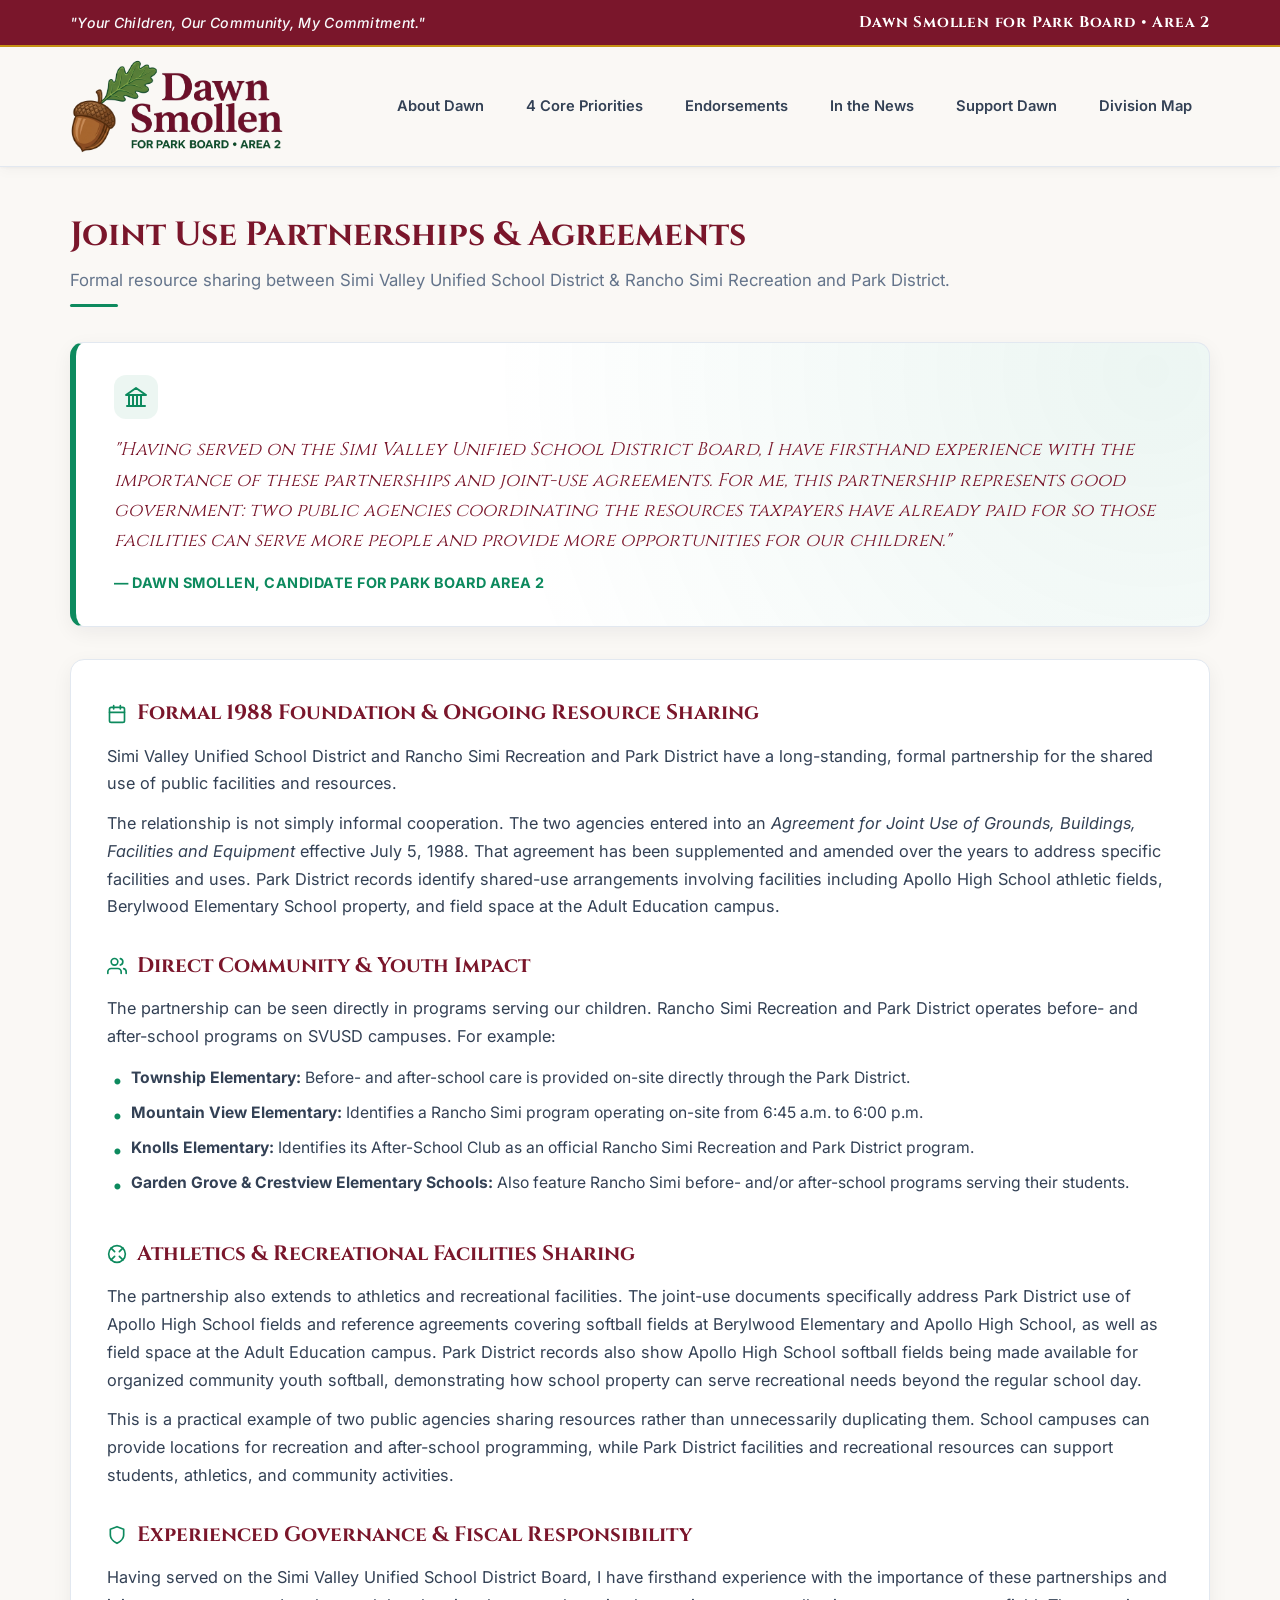
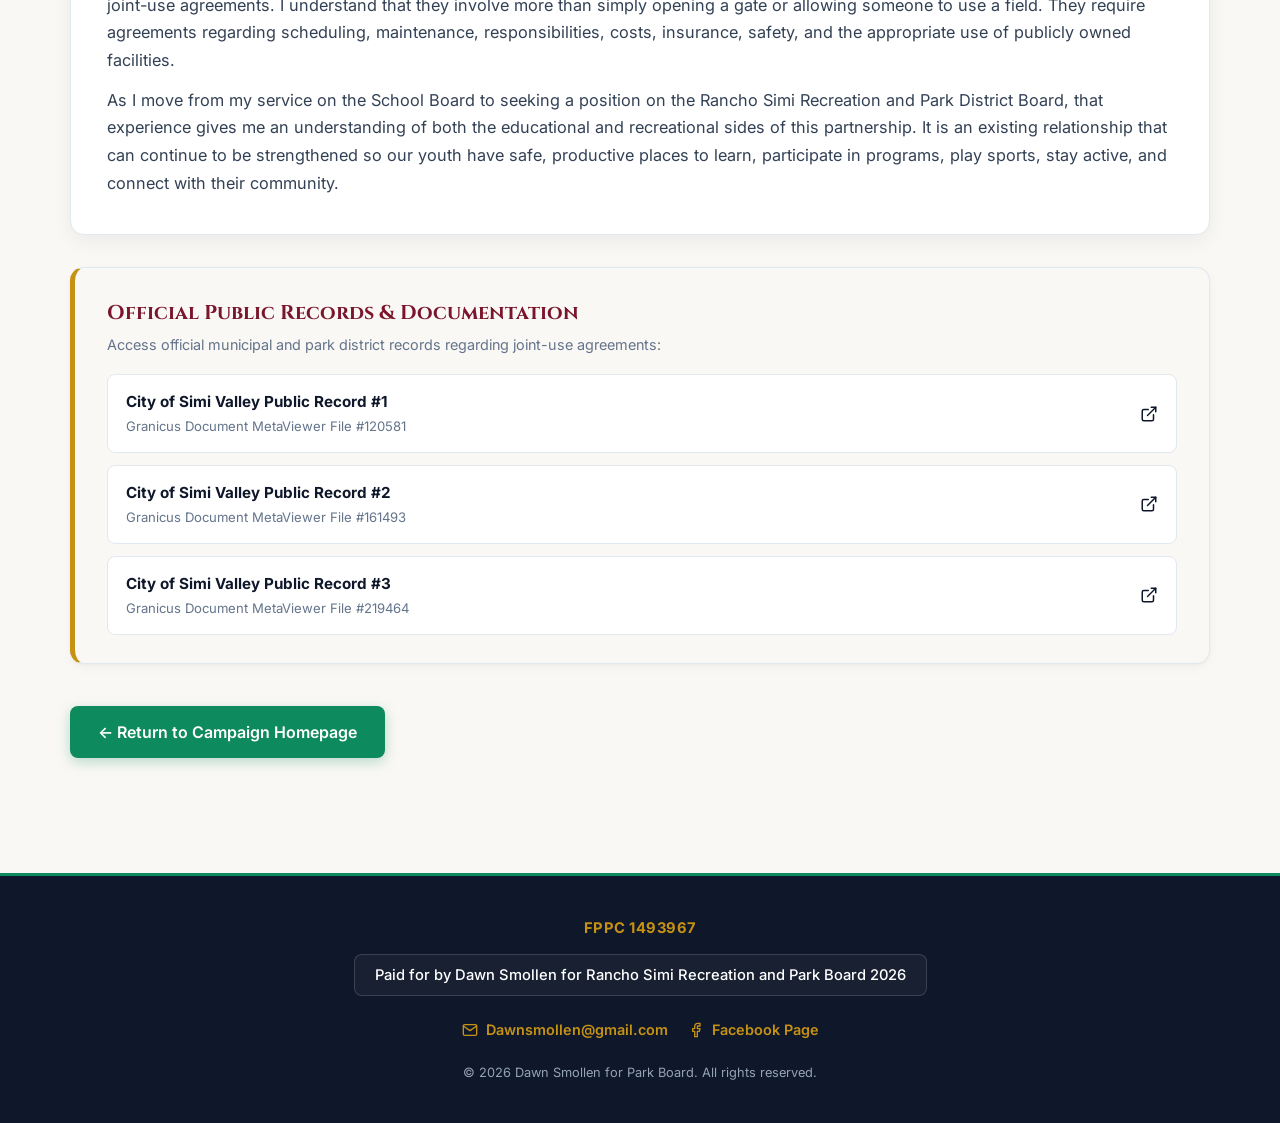
<file: joint-use-agreements.html>
<!DOCTYPE html>
<html lang="en">
<head>
  <meta charset="UTF-8">
  <meta name="viewport" content="width=device-width, initial-scale=1.0">
  <meta name="description" content="Joint Use Partnerships and Agreements between Simi Valley Unified School District and Rancho Simi Recreation and Park District - Dawn Smollen for Park Board 2026.">
  <meta name="author" content="Dawn Smollen for Park Board 2026">
  <meta name="robots" content="index, follow">
  <title>Joint Use Partnerships & Agreements | Dawn Smollen for Park Board 2026</title>

  <!-- Open Graph / Social Sharing Meta Tags -->
  <meta property="og:type" content="article">
  <meta property="og:title" content="Joint Use Partnerships & Agreements | Dawn Smollen for Park Board 2026">
  <meta property="og:description" content="Formal resource sharing and joint-use agreements between Simi Valley Unified School District and Rancho Simi Recreation and Park District.">
  <meta property="og:image" content="assets/images/og-share-banner.jpg">
  <meta property="og:site_name" content="Dawn Smollen for Park Board 2026">

  <!-- Favicon -->
  <link rel="icon" type="image/png" sizes="32x32" href="assets/images/favicon-32x32.png">
  <link rel="icon" type="image/png" sizes="192x192" href="assets/images/favicon-192.png">
  <link rel="apple-touch-icon" sizes="180x180" href="assets/images/favicon.png">
  <link rel="shortcut icon" href="assets/images/favicon.ico">

  <!-- Google Fonts -->
  <link rel="preconnect" href="https://fonts.googleapis.com">
  <link rel="preconnect" href="https://fonts.gstatic.com" crossorigin>
  <link href="https://fonts.googleapis.com/css2?family=Cinzel:wght@600;700&family=Inter:wght@400;500;600;700&display=swap" rel="stylesheet">
  
  <link rel="stylesheet" href="styles.css">
</head>
<body>

  <!-- Top Title Banner -->
  <div class="top-banner">
    <div class="container top-banner-content">
      <div class="banner-slogan">"Your Children, Our Community, My Commitment."</div>
      <div class="banner-title">Dawn Smollen for Park Board • Area 2</div>
    </div>
  </div>

  <!-- Main Navigation Header -->
  <header class="main-header">
    <div class="container header-container">
      <a href="./index.html" class="brand-logo" title="Return to Dawn Smollen Campaign Home">
        <img src="assets/images/campaign-header-logo-transparent.png" alt="Dawn Smollen For Park Board Area 2 Logo" class="brand-logo-img">
      </a>

      <nav class="nav-menu" id="navMenu">
        <a href="./index.html#about" class="nav-tab">About Dawn</a>
        <a href="./index.html#priorities" class="nav-tab">4 Core Priorities</a>
        <a href="./index.html#endorsements" class="nav-tab">Endorsements</a>
        <a href="./index.html#news" class="nav-tab">In the News</a>
        <a href="./index.html#support" class="nav-tab">Support Dawn</a>
        <a href="./index.html#map" class="nav-tab">Division Map</a>
      </nav>
    </div>
  </header>

  <!-- Main Content Container -->
  <main class="container main-content" style="padding-top: 40px;">
    <div class="section-header">
      <h1 class="section-title">Joint Use Partnerships & Agreements</h1>
      <p class="section-sub">Formal resource sharing between Simi Valley Unified School District & Rancho Simi Recreation and Park District.</p>
      <div class="title-line"></div>
    </div>

    <div class="joint-use-layout">
      <!-- Lead Highlight Card with Quote -->
      <div class="joint-use-hero-card">
        <div class="quote-icon-badge">
          <svg width="24" height="24" viewBox="0 0 24 24" fill="none" stroke="currentColor" stroke-width="2" stroke-linecap="round" stroke-linejoin="round"><path d="M3 21h18M3 10h18M5 10v11M9 10v11M13 10v11M17 10v11M12 3L2 10h20L12 3z"/></svg>
        </div>
        <blockquote>
          "Having served on the Simi Valley Unified School District Board, I have firsthand experience with the importance of these partnerships and joint-use agreements. For me, this partnership represents good government: two public agencies coordinating the resources taxpayers have already paid for so those facilities can serve more people and provide more opportunities for our children."
        </blockquote>
        <div class="quote-author-tag">&mdash; Dawn Smollen, Candidate for Park Board Area 2</div>
      </div>

      <!-- Main Copy Sections -->
      <div class="joint-use-content-card">
        <div class="joint-use-block">
          <h3><svg width="20" height="20" viewBox="0 0 24 24" fill="none" stroke="currentColor" stroke-width="2" stroke-linecap="round" stroke-linejoin="round"><rect x="3" y="4" width="18" height="18" rx="2" ry="2"/><line x1="16" y1="2" x2="16" y2="6"/><line x1="8" y1="2" x2="8" y2="6"/><line x1="3" y1="10" x2="21" y2="10"/></svg> Formal 1988 Foundation & Ongoing Resource Sharing</h3>
          <p>Simi Valley Unified School District and Rancho Simi Recreation and Park District have a long-standing, formal partnership for the shared use of public facilities and resources.</p>
          <p>The relationship is not simply informal cooperation. The two agencies entered into an <em>Agreement for Joint Use of Grounds, Buildings, Facilities and Equipment</em> effective July 5, 1988. That agreement has been supplemented and amended over the years to address specific facilities and uses. Park District records identify shared-use arrangements involving facilities including Apollo High School athletic fields, Berylwood Elementary School property, and field space at the Adult Education campus.</p>
        </div>

        <div class="joint-use-block">
          <h3><svg width="20" height="20" viewBox="0 0 24 24" fill="none" stroke="currentColor" stroke-width="2" stroke-linecap="round" stroke-linejoin="round"><path d="M17 21v-2a4 4 0 0 0-4-4H5a4 4 0 0 0-4 4v2"/><circle cx="9" cy="7" r="4"/><path d="M23 21v-2a4 4 0 0 0-3-3.87"/><path d="M16 3.13a4 4 0 0 1 0 7.75"/></svg> Direct Community & Youth Impact</h3>
          <p>The partnership can be seen directly in programs serving our children. Rancho Simi Recreation and Park District operates before- and after-school programs on SVUSD campuses. For example:</p>
          <ul class="joint-use-bullet-list">
            <li><strong>Township Elementary:</strong> Before- and after-school care is provided on-site directly through the Park District.</li>
            <li><strong>Mountain View Elementary:</strong> Identifies a Rancho Simi program operating on-site from 6:45 a.m. to 6:00 p.m.</li>
            <li><strong>Knolls Elementary:</strong> Identifies its After-School Club as an official Rancho Simi Recreation and Park District program.</li>
            <li><strong>Garden Grove & Crestview Elementary Schools:</strong> Also feature Rancho Simi before- and/or after-school programs serving their students.</li>
          </ul>
        </div>

        <div class="joint-use-block">
          <h3><svg width="20" height="20" viewBox="0 0 24 24" fill="none" stroke="currentColor" stroke-width="2" stroke-linecap="round" stroke-linejoin="round"><circle cx="12" cy="12" r="10"/><path d="m4.93 4.93 4.24 4.24"/><path d="m14.83 9.17 4.24-4.24"/><path d="m14.83 14.83 4.24 4.24"/><path d="m9.17 14.83-4.24 4.24"/></svg> Athletics & Recreational Facilities Sharing</h3>
          <p>The partnership also extends to athletics and recreational facilities. The joint-use documents specifically address Park District use of Apollo High School fields and reference agreements covering softball fields at Berylwood Elementary and Apollo High School, as well as field space at the Adult Education campus. Park District records also show Apollo High School softball fields being made available for organized community youth softball, demonstrating how school property can serve recreational needs beyond the regular school day.</p>
          <p>This is a practical example of two public agencies sharing resources rather than unnecessarily duplicating them. School campuses can provide locations for recreation and after-school programming, while Park District facilities and recreational resources can support students, athletics, and community activities.</p>
        </div>

        <div class="joint-use-block">
          <h3><svg width="20" height="20" viewBox="0 0 24 24" fill="none" stroke="currentColor" stroke-width="2" stroke-linecap="round" stroke-linejoin="round"><path d="M12 22s8-4 8-10V5l-8-3-8 3v7c0 6 8 10 8 10z"/></svg> Experienced Governance & Fiscal Responsibility</h3>
          <p>Having served on the Simi Valley Unified School District Board, I have firsthand experience with the importance of these partnerships and joint-use agreements. I understand that they involve more than simply opening a gate or allowing someone to use a field. They require agreements regarding scheduling, maintenance, responsibilities, costs, insurance, safety, and the appropriate use of publicly owned facilities.</p>
          <p>As I move from my service on the School Board to seeking a position on the Rancho Simi Recreation and Park District Board, that experience gives me an understanding of both the educational and recreational sides of this partnership. It is an existing relationship that can continue to be strengthened so our youth have safe, productive places to learn, participate in programs, play sports, stay active, and connect with their community.</p>
        </div>
      </div>

      <!-- Official Public Documentation Links Card -->
      <div class="joint-use-docs-card">
        <h3 class="docs-card-title">Official Public Records & Documentation</h3>
        <p class="docs-card-sub">Access official municipal and park district records regarding joint-use agreements:</p>
        
        <div class="docs-links-grid">
          <a href="https://simivalley.granicus.com/MetaViewer.php?clip_id=1921&meta_id=120581" target="_blank" rel="noopener noreferrer" class="doc-link-item">
            <div class="doc-info">
              <strong>City of Simi Valley Public Record #1</strong>
              <span>Granicus Document MetaViewer File #120581</span>
            </div>
            <svg width="18" height="18" viewBox="0 0 24 24" fill="none" stroke="currentColor" stroke-width="2" stroke-linecap="round" stroke-linejoin="round" class="external-icon"><path d="M18 13v6a2 2 0 0 1-2 2H5a2 2 0 0 1-2-2V8a2 2 0 0 1 2-2h6"/><polyline points="15 3 21 3 21 9"/><line x1="10" y1="14" x2="21" y2="3"/></svg>
          </a>

          <a href="https://simivalley.granicus.com/MetaViewer.php?view_id=7&clip_id=2365&meta_id=161493" target="_blank" rel="noopener noreferrer" class="doc-link-item">
            <div class="doc-info">
              <strong>City of Simi Valley Public Record #2</strong>
              <span>Granicus Document MetaViewer File #161493</span>
            </div>
            <svg width="18" height="18" viewBox="0 0 24 24" fill="none" stroke="currentColor" stroke-width="2" stroke-linecap="round" stroke-linejoin="round" class="external-icon"><path d="M18 13v6a2 2 0 0 1-2 2H5a2 2 0 0 1-2-2V8a2 2 0 0 1 2-2h6"/><polyline points="15 3 21 3 21 9"/><line x1="10" y1="14" x2="21" y2="3"/></svg>
          </a>

          <a href="https://simivalley.granicus.com/MetaViewer.php?clip_id=2877&meta_id=219464&view_id=7&utm_source=chatgpt.com" target="_blank" rel="noopener noreferrer" class="doc-link-item">
            <div class="doc-info">
              <strong>City of Simi Valley Public Record #3</strong>
              <span>Granicus Document MetaViewer File #219464</span>
            </div>
            <svg width="18" height="18" viewBox="0 0 24 24" fill="none" stroke="currentColor" stroke-width="2" stroke-linecap="round" stroke-linejoin="round" class="external-icon"><path d="M18 13v6a2 2 0 0 1-2 2H5a2 2 0 0 1-2-2V8a2 2 0 0 1 2-2h6"/><polyline points="15 3 21 3 21 9"/><line x1="10" y1="14" x2="21" y2="3"/></svg>
          </a>
        </div>
      </div>

      <div class="joint-use-footer-actions" style="margin-top: 10px;">
        <a href="./index.html" class="btn btn-primary btn-lg">
          &larr; Return to Campaign Homepage
        </a>
      </div>
    </div>
  </main>

  <!-- Footer -->
  <footer class="main-footer" style="margin-top: 60px;">
    <div class="container footer-content">
      <div class="footer-fppc">FPPC 1493967</div>
      <div class="footer-paidfor">Paid for by Dawn Smollen for Rancho Simi Recreation and Park Board 2026</div>
      
      <div class="footer-contact-links">
        <a href="mailto:Dawnsmollen@gmail.com" class="footer-contact-item">
          <svg width="16" height="16" viewBox="0 0 24 24" fill="none" stroke="currentColor" stroke-width="2" stroke-linecap="round" stroke-linejoin="round"><path d="M4 4h16c1.1 0 2 .9 2 2v12c0 1.1-.9 2-2 2H4c-1.1 0-2-.9-2-2V6c0-1.1.9-2 2-2z"/><polyline points="22,6 12,13 2,6"/></svg>
          Dawnsmollen@gmail.com
        </a>
        <a href="https://www.facebook.com/dawnsmollenforsimivalleyparkboard" target="_blank" rel="noopener noreferrer" class="footer-contact-item">
          <svg width="16" height="16" viewBox="0 0 24 24" fill="none" stroke="currentColor" stroke-width="2" stroke-linecap="round" stroke-linejoin="round"><path d="M18 2h-3a5 5 0 0 0-5 5v3H7v4h3v8h4v-8h3l1-4h-4V7a1 1 0 0 1 1-1h3z"/></svg>
          Facebook Page
        </a>
      </div>

      <p style="font-size: 0.8rem; margin-top: 6px;">&copy; 2026 Dawn Smollen for Park Board. All rights reserved.</p>
    </div>
  </footer>
</body>
</html>
</file>
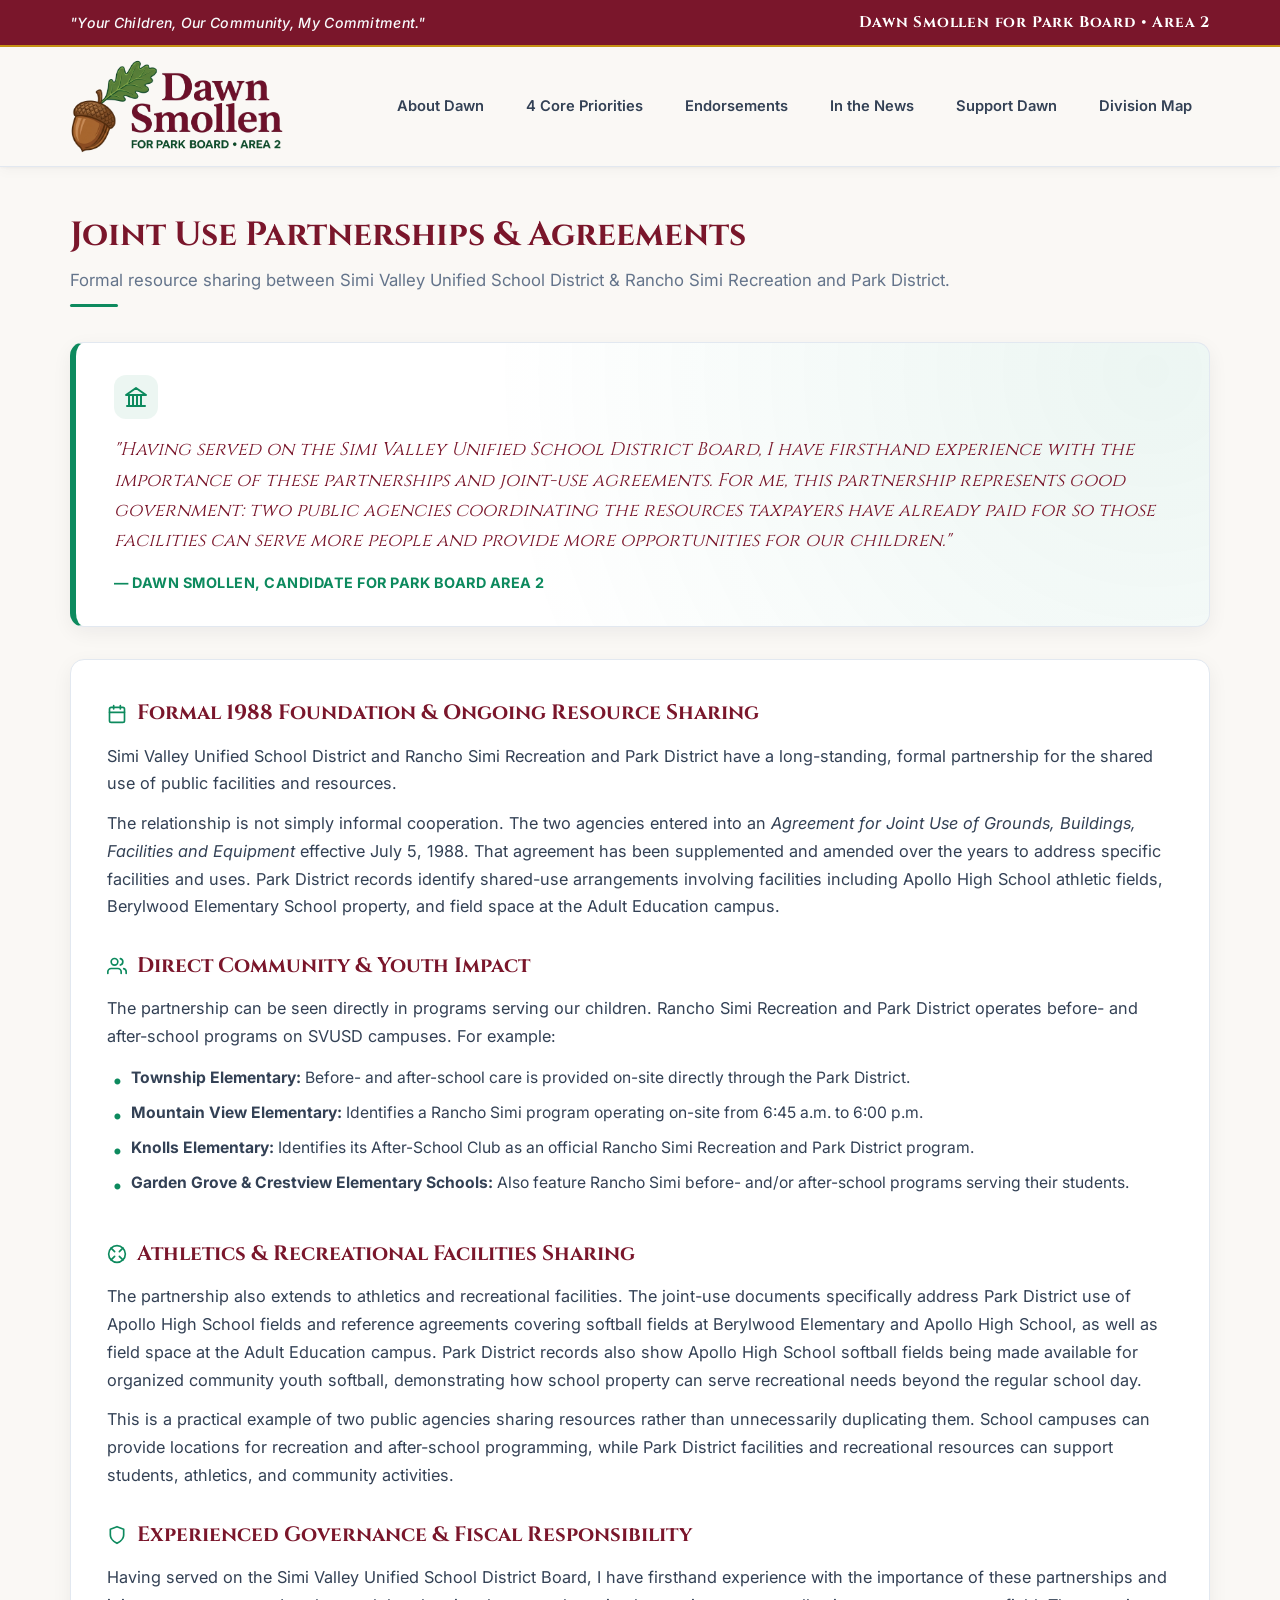
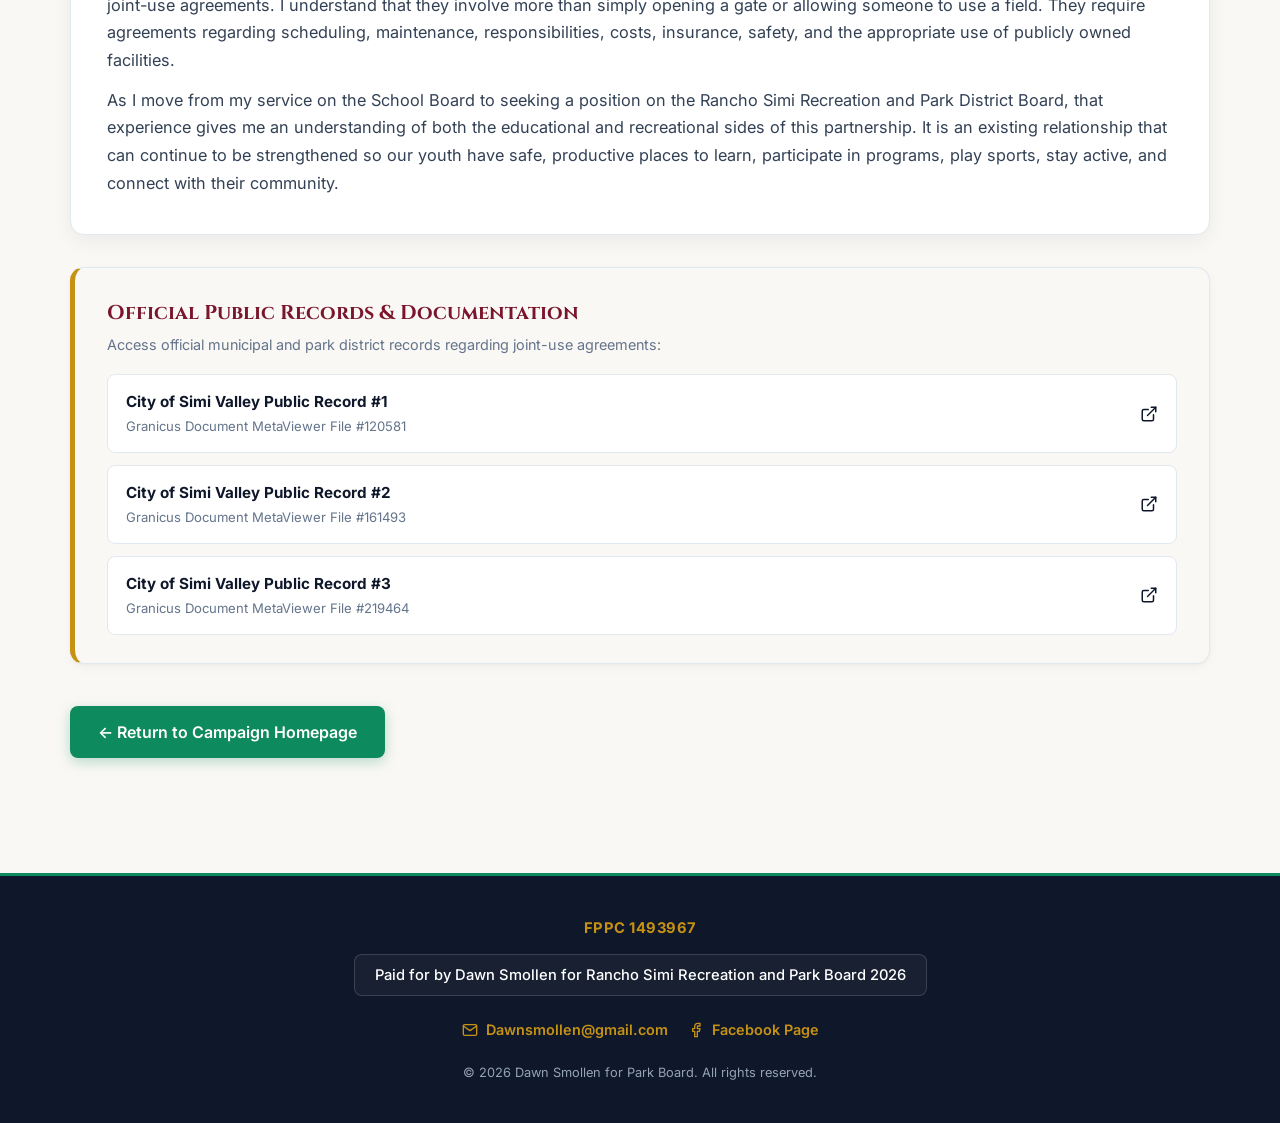
<file: joint-use.html>
<!DOCTYPE html>
<html lang="en">
<head>
  <meta charset="UTF-8">
  <meta http-equiv="refresh" content="0; url=joint-use-agreements.html">
  <title>Redirecting to Joint Use Partnerships & Agreements...</title>
  <link rel="canonical" href="joint-use-agreements.html">
</head>
<body>
  <script>window.location.href = "joint-use-agreements.html";</script>
  <p>Redirecting to <a href="joint-use-agreements.html">Joint Use Partnerships & Agreements</a>...</p>
</body>
</html>
</file>
<file: styles.css>
/* ==========================================================================
   DAWN SMOLLEN FOR PARK BOARD AREA 2 - BESPOKE LIGHT MODE DESIGN SYSTEM
   Palette: Rich Maroon (#7A162B), Park Emerald (#0D8A5E), Acorn Gold (#C69214)
   ========================================================================== */

:root {
  /* Brand Palette */
  --primary-maroon: #7A162B;
  --primary-maroon-hover: #5A0F1E;
  --primary-maroon-light: rgba(122, 22, 43, 0.06);

  --secondary-green: #0D8A5E;
  --secondary-green-hover: #086645;
  --secondary-green-light: rgba(13, 138, 94, 0.08);

  --accent-gold: #C69214;
  --accent-gold-hover: #A3770F;
  --accent-gold-light: rgba(198, 146, 20, 0.12);

  /* Light Surfaces & Text Only */
  --bg-main: #FAF8F5;
  --bg-surface: #FFFFFF;
  --bg-header: rgba(250, 248, 245, 0.96);
  --text-primary: #0F172A;
  --text-secondary: #334155;
  --text-muted: #64748B;
  --border-light: #E2E8F0;
  --border-focus: #0D8A5E;

  /* Elevation */
  --shadow-subtle: 0 1px 3px rgba(0, 0, 0, 0.04), 0 4px 12px rgba(0, 0, 0, 0.03);
  --shadow-card: 0 6px 20px rgba(15, 23, 42, 0.06);
  --shadow-hover: 0 12px 32px rgba(13, 138, 94, 0.14);

  /* Typography */
  --font-serif: 'Cinzel', Georgia, serif;
  --font-sans: 'Inter', -apple-system, BlinkMacSystemFont, "Segoe UI", Roboto, sans-serif;

  /* Radius & Motion */
  --radius-sm: 8px;
  --radius-md: 14px;
  --radius-lg: 22px;
  --transition-fast: 0.2s cubic-bezier(0.4, 0, 0.2, 1);
  --transition-smooth: 0.35s cubic-bezier(0.4, 0, 0.2, 1);
}

/* Base Reset */
*, *::before, *::after {
  box-sizing: border-box;
  margin: 0;
  padding: 0;
}

html {
  scroll-behavior: smooth;
  font-size: 16px;
  overflow-x: hidden;
  max-width: 100%;
}

body {
  font-family: var(--font-sans);
  background-color: var(--bg-main);
  color: var(--text-primary);
  line-height: 1.65;
  -webkit-font-smoothing: antialiased;
  overflow-x: hidden;
  max-width: 100%;
}

.container {
  width: 90%;
  max-width: 1140px;
  margin: 0 auto;
}

img {
  max-width: 100%;
  height: auto;
  display: block;
}

a {
  color: var(--secondary-green);
  text-decoration: none;
  transition: color var(--transition-fast);
}

a:hover {
  color: var(--primary-maroon);
}

/* Top Banner */
.top-banner {
  background: var(--primary-maroon);
  color: #FFFFFF;
  padding: 10px 0;
  font-size: 0.88rem;
  border-bottom: 2px solid var(--accent-gold);
}

.top-banner-content {
  display: flex;
  justify-content: space-between;
  align-items: center;
  gap: 15px;
}

.banner-slogan {
  font-weight: 500;
  font-style: italic;
  color: #F8FAFC;
  letter-spacing: 0.3px;
}

.banner-title {
  font-family: var(--font-serif);
  font-weight: 700;
  letter-spacing: 0.8px;
  font-size: 0.95rem;
}

/* Header & Navigation */
.main-header {
  position: sticky;
  top: 0;
  z-index: 1000;
  background: var(--bg-header);
  backdrop-filter: blur(16px);
  border-bottom: 1px solid var(--border-light);
  box-shadow: var(--shadow-subtle);
}

.header-container {
  display: flex;
  justify-content: space-between;
  align-items: center;
  padding: 12px 0;
}

/* Prominent, Larger Transparent Header Logo */
.brand-logo-img {
  height: 95px;
  max-height: 105px;
  width: auto;
  object-fit: contain;
  transition: transform var(--transition-fast);
}

.brand-logo:hover .brand-logo-img {
  transform: scale(1.02);
}

.nav-menu {
  display: flex;
  align-items: center;
  gap: 6px;
}

.nav-tab {
  background: transparent;
  border: none;
  padding: 10px 18px;
  font-family: var(--font-sans);
  font-size: 0.92rem;
  font-weight: 600;
  color: var(--text-secondary);
  cursor: pointer;
  border-radius: var(--radius-sm);
  transition: var(--transition-fast);
}

.nav-tab:hover {
  color: var(--secondary-green);
  background: var(--secondary-green-light);
}

.nav-tab.active {
  color: #FFFFFF;
  background: var(--secondary-green);
  box-shadow: 0 4px 12px rgba(13, 138, 94, 0.25);
}

.mobile-menu-toggle {
  display: none;
  background: none;
  border: none;
  flex-direction: column;
  gap: 5px;
  cursor: pointer;
  padding: 6px;
}

.mobile-menu-toggle span {
  width: 24px;
  height: 2px;
  background-color: var(--text-primary);
  border-radius: 1px;
}

/* Buttons */
.btn {
  display: inline-flex;
  align-items: center;
  justify-content: center;
  gap: 8px;
  padding: 11px 22px;
  font-family: var(--font-sans);
  font-size: 0.92rem;
  font-weight: 600;
  border-radius: var(--radius-sm);
  cursor: pointer;
  transition: var(--transition-fast);
  border: none;
  text-align: center;
}

.btn-primary {
  background: var(--secondary-green);
  color: #FFFFFF;
  box-shadow: 0 4px 14px rgba(13, 138, 94, 0.28);
}

.btn-primary:hover {
  background: var(--secondary-green-hover);
  color: #FFFFFF;
  transform: translateY(-2px);
  box-shadow: 0 6px 18px rgba(13, 138, 94, 0.38);
}

.btn-maroon {
  background: var(--primary-maroon);
  color: #FFFFFF;
  box-shadow: 0 4px 14px rgba(122, 22, 43, 0.28);
}

.btn-maroon:hover {
  background: var(--primary-maroon-hover);
  color: #FFFFFF;
  transform: translateY(-2px);
}

.btn-gold {
  background-color: #C69214 !important;
  color: #FFFFFF !important;
  box-shadow: 0 4px 14px rgba(198, 146, 20, 0.38);
}

.btn-gold:hover {
  background-color: #A3770F !important;
  color: #FFFFFF !important;
  transform: translateY(-2px);
  box-shadow: 0 6px 18px rgba(198, 146, 20, 0.48);
}

.btn-dark {
  background: #0F172A;
  color: #FFFFFF;
  box-shadow: 0 4px 14px rgba(15, 23, 42, 0.3);
}

.btn-dark:hover {
  background: #1E293B;
  color: #FFFFFF;
  transform: translateY(-2px);
  box-shadow: 0 6px 18px rgba(15, 23, 42, 0.4);
}

.btn-outline {
  background: transparent;
  border: 1px solid var(--border-light);
  color: var(--text-secondary);
}

.btn-outline:hover {
  border-color: var(--secondary-green);
  color: var(--secondary-green);
}

.btn-lg {
  padding: 13px 28px;
  font-size: 1rem;
}

.btn-block {
  width: 100%;
}

.btn-sm {
  padding: 10px 20px;
  font-size: 0.88rem;
}

/* Hero Section */
.hero-section {
  padding: 55px 0 45px;
  background: radial-gradient(circle at 90% 10%, var(--secondary-green-light) 0%, transparent 60%),
              radial-gradient(circle at 10% 90%, var(--primary-maroon-light) 0%, transparent 60%);
  border-bottom: 1px solid var(--border-light);
}

.hero-grid {
  display: grid;
  grid-template-columns: 1.15fr 0.85fr;
  gap: 40px;
  align-items: center;
}

.hero-tag {
  display: inline-block;
  font-size: 0.82rem;
  font-weight: 700;
  color: var(--secondary-green);
  text-transform: uppercase;
  letter-spacing: 1.2px;
  margin-bottom: 10px;
}

.hero-heading {
  font-family: var(--font-serif);
  font-size: 2.6rem;
  font-weight: 700;
  color: var(--primary-maroon);
  line-height: 1.15;
  margin-bottom: 12px;
}

.hero-sub {
  font-size: 1.1rem;
  color: var(--text-secondary);
  margin-bottom: 14px;
  font-weight: 500;
}

/* Editorial Slogan Tagline (with bottom margin to separate from buttons) */
.hero-slogan-tagline {
  font-family: var(--font-sans);
  font-style: italic;
  font-weight: 600;
  font-size: 1.15rem;
  color: var(--secondary-green);
  margin-top: 18px;
  margin-bottom: 64px;
}

.hero-actions {
  display: flex;
  gap: 14px;
  flex-wrap: wrap;
}

.hero-portrait-card {
  position: relative;
  border-radius: var(--radius-md);
  overflow: hidden;
  box-shadow: var(--shadow-card);
  border: 2px solid var(--accent-gold);
  background: var(--bg-surface);
  max-width: 400px;
  margin: 0 auto;
}

.hero-portrait-card img {
  width: 100%;
  height: 400px;
  object-fit: cover;
  object-position: center top;
}

.hero-badge-tag {
  position: absolute;
  bottom: 16px;
  right: 16px;
  background: rgba(13, 138, 94, 0.92);
  backdrop-filter: blur(8px);
  color: #FFFFFF;
  font-size: 0.8rem;
  font-weight: 700;
  padding: 6px 14px;
  border-radius: 20px;
  letter-spacing: 0.5px;
}

/* Main Sections */
.main-content {
  padding: 55px 0;
  min-height: 480px;
}

.tab-pane {
  display: none;
  animation: fadeIn 0.35s ease;
}

.tab-pane.active {
  display: block;
}

@keyframes fadeIn {
  from { opacity: 0; transform: translateY(6px); }
  to { opacity: 1; transform: translateY(0); }
}

.section-header {
  margin-bottom: 35px;
}

.section-title {
  font-family: var(--font-serif);
  font-size: 2.1rem;
  font-weight: 700;
  color: var(--primary-maroon);
}

.section-sub {
  font-size: 1.05rem;
  color: var(--text-muted);
  margin-top: 4px;
}

.title-line {
  width: 48px;
  height: 3px;
  background: var(--secondary-green);
  margin-top: 10px;
  border-radius: 2px;
}

/* ABOUT DAWN TAB */
.about-container {
  display: grid;
  grid-template-columns: 1.15fr 0.85fr;
  gap: 40px;
  align-items: start;
}

.about-bio-card {
  background: var(--bg-surface);
  border: 1px solid var(--border-light);
  border-left: 5px solid var(--secondary-green);
  border-radius: var(--radius-md);
  padding: 35px;
  box-shadow: var(--shadow-subtle);
}

.about-bio-card p {
  margin-bottom: 20px;
  font-size: 1.05rem;
  color: var(--text-secondary);
  line-height: 1.75;
}

.about-bio-card p:last-child {
  margin-bottom: 0;
}

.quote-highlight {
  background-color: var(--secondary-green-light);
  border-radius: var(--radius-sm);
  padding: 20px 24px;
  font-weight: 600;
  color: var(--secondary-green);
  margin: 24px 0;
  font-size: 1.1rem;
}

.about-sidebar-photos {
  display: flex;
  flex-direction: column;
  gap: 24px;
}

.photo-caption-card {
  background: var(--bg-surface);
  border-radius: var(--radius-md);
  overflow: hidden;
  border: 1px solid var(--border-light);
  box-shadow: var(--shadow-card);
}

/* TOP-ALIGNED PORTRAIT IMAGE FRAMING (Face & Head fully framed at top of container) */
.photo-caption-card img {
  width: 100%;
  height: 380px;
  object-fit: cover;
  object-position: center 15% !important;
}

.photo-caption-text {
  padding: 14px 18px;
  font-size: 0.88rem;
  color: var(--text-muted);
  background: var(--bg-surface);
  border-top: 1px solid var(--border-light);
}

/* 4 CORE PRIORITIES TAB */
.priorities-grid {
  display: grid;
  grid-template-columns: repeat(auto-fit, minmax(260px, 1fr));
  gap: 28px;
}

.priority-card {
  background: var(--bg-surface);
  border-radius: var(--radius-md);
  border: 1px solid var(--border-light);
  overflow: hidden;
  box-shadow: var(--shadow-card);
  transition: var(--transition-fast);
  display: flex;
  flex-direction: column;
}

.priority-card:hover {
  box-shadow: var(--shadow-hover);
  border-color: var(--secondary-green);
  transform: translateY(-4px);
}

.priority-img-holder {
  position: relative;
  height: 210px;
  overflow: hidden;
}

.priority-img-holder img {
  width: 100%;
  height: 100%;
  object-fit: cover;
  transition: transform 0.4s ease;
}

.priority-card:hover .priority-img-holder img {
  transform: scale(1.04);
}

.priority-badge-num {
  position: absolute;
  top: 14px;
  left: 14px;
  background: var(--primary-maroon);
  color: #FFFFFF;
  font-weight: 800;
  font-size: 0.82rem;
  padding: 5px 12px;
  border-radius: 20px;
  border: 1px solid var(--accent-gold);
}

.priority-body {
  padding: 24px;
  flex: 1;
  display: flex;
  flex-direction: column;
}

.priority-body h3 {
  font-family: var(--font-serif);
  font-size: 1.3rem;
  color: var(--primary-maroon);
  margin-bottom: 12px;
}

.priority-body p {
  font-size: 0.95rem;
  color: var(--text-secondary);
  line-height: 1.6;
}

/* IN THE NEWS TAB */
.news-container {
  display: grid;
  grid-template-columns: 1.2fr 0.8fr;
  gap: 32px;
}

.news-links-list {
  display: flex;
  flex-direction: column;
  gap: 14px;
}

.news-link-item {
  display: flex;
  align-items: center;
  justify-content: space-between;
  background: var(--bg-surface);
  border: 1px solid var(--border-light);
  border-radius: var(--radius-sm);
  padding: 20px 24px;
  box-shadow: var(--shadow-subtle);
  transition: var(--transition-fast);
  color: var(--text-primary);
  font-weight: 600;
}

.news-link-item:hover {
  border-color: var(--secondary-green);
  color: var(--secondary-green);
  transform: translateX(4px);
  box-shadow: var(--shadow-card);
}

.news-media-grid {
  display: flex;
  flex-direction: column;
  gap: 20px;
}

.news-media-card {
  background: var(--bg-surface);
  border-radius: var(--radius-md);
  overflow: hidden;
  border: 1px solid var(--border-light);
  box-shadow: var(--shadow-card);
}

.news-media-card img {
  width: 100%;
  height: 200px;
  object-fit: cover;
}

/* SUPPORT DAWN & VENMO TAB */
.support-layout {
  display: grid;
  grid-template-columns: 1fr 1fr;
  gap: 32px;
}

.support-venmo-card {
  background: var(--bg-surface);
  border: 1px solid var(--border-light);
  border-top: 4px solid var(--primary-maroon);
  border-radius: var(--radius-md);
  padding: 28px 12px;
  box-shadow: var(--shadow-card);
  display: flex;
  flex-direction: column;
  align-items: center;
  text-align: center;
}

/* Venmo QR sized to fill container width cleanly */
.venmo-qr-link {
  display: block;
  width: 100%;
  max-width: 100%;
  margin: 18px 0;
  transition: transform var(--transition-fast);
  border-radius: var(--radius-md);
  overflow: hidden;
}

.venmo-qr-link:hover {
  transform: scale(1.02);
}

.venmo-qr-img {
  width: 100%;
  max-width: 100%;
  height: auto;
  border-radius: var(--radius-md);
  border: 1px solid var(--border-light);
  box-shadow: var(--shadow-subtle);
  cursor: pointer;
  display: block;
}

/* Active link for Venmo handle */
.venmo-handle {
  display: inline-block;
  background-color: var(--primary-maroon-light);
  color: var(--primary-maroon);
  font-weight: 700;
  font-size: 1.15rem;
  padding: 10px 24px;
  border-radius: 30px;
  margin-bottom: 18px;
  transition: var(--transition-fast);
  border: 1px solid rgba(122, 22, 43, 0.2);
}

.venmo-handle:hover {
  background-color: var(--primary-maroon);
  color: #FFFFFF;
  transform: translateY(-2px);
}

.reporting-box {
  background-color: var(--secondary-green-light);
  border: 1px dashed var(--secondary-green);
  border-radius: var(--radius-sm);
  padding: 16px 20px;
  font-size: 0.88rem;
  color: var(--secondary-green);
  text-align: left;
  line-height: 1.5;
  width: 100%;
}

.support-action-card {
  background: var(--bg-surface);
  border: 1px solid var(--border-light);
  border-top: 4px solid var(--secondary-green);
  border-radius: var(--radius-md);
  padding: 30px;
  box-shadow: var(--shadow-card);
}

.support-options-list {
  display: flex;
  flex-direction: column;
  gap: 20px;
  margin-top: 20px;
}

.support-option-item {
  display: flex;
  align-items: flex-start;
  gap: 16px;
  background: var(--bg-main);
  border: 1px solid var(--border-light);
  padding: 18px;
  border-radius: var(--radius-sm);
}

.option-icon {
  width: 38px;
  height: 38px;
  border-radius: 8px;
  background: var(--secondary-green-light);
  color: var(--secondary-green);
  display: flex;
  align-items: center;
  justify-content: center;
  flex-shrink: 0;
}

.option-text {
  flex: 1;
}

.option-text h4 {
  font-size: 1rem;
  color: var(--primary-maroon);
  margin-bottom: 4px;
}

.option-text p {
  font-size: 0.88rem;
  color: var(--text-muted);
  margin-bottom: 12px;
}

.endorsements-banner-box {
  margin-top: 24px;
  background-color: var(--accent-gold-light);
  border: 1px solid var(--accent-gold);
  border-radius: var(--radius-sm);
  padding: 16px;
  text-align: center;
  color: var(--primary-maroon);
  font-weight: 600;
}

/* DIVISION MAP TAB */
.map-container {
  background: var(--bg-surface);
  border: 1px solid var(--border-light);
  border-radius: var(--radius-md);
  overflow: hidden;
  box-shadow: var(--shadow-card);
}

.map-official-img-box {
  position: relative;
  width: 100%;
  max-height: 520px;
  overflow: hidden;
  background: #F8FAFC;
}

.map-official-img-box img {
  width: 100%;
  height: 100%;
  object-fit: contain;
}

.map-overlay-banner {
  position: absolute;
  bottom: 0;
  left: 0;
  right: 0;
  background: linear-gradient(to top, rgba(15, 23, 42, 0.95), rgba(15, 23, 42, 0.6), transparent);
  padding: 24px 30px;
  color: #FFFFFF;
  display: flex;
  justify-content: space-between;
  align-items: center;
  flex-wrap: wrap;
  gap: 15px;
}

.map-details {
  padding: 20px 30px;
  display: flex;
  align-items: center;
  gap: 14px;
  font-size: 0.9rem;
  color: var(--text-secondary);
}

.map-url-link {
  font-family: monospace;
  font-size: 0.88rem;
  background: var(--bg-main);
  padding: 6px 14px;
  border-radius: var(--radius-sm);
  border: 1px solid var(--border-light);
}

/* Footer */
.main-footer {
  background: var(--text-primary);
  color: #94A3B8;
  padding: 40px 0;
  border-top: 3px solid var(--secondary-green);
  margin-top: 60px;
}

.footer-content {
  display: flex;
  flex-direction: column;
  align-items: center;
  gap: 14px;
  text-align: center;
}

.footer-fppc {
  color: var(--accent-gold);
  font-weight: 700;
  font-size: 0.92rem;
  letter-spacing: 0.5px;
}

.footer-paidfor {
  color: #FFFFFF;
  font-weight: 500;
  font-size: 0.92rem;
  border: 1px solid rgba(255, 255, 255, 0.15);
  padding: 8px 20px;
  border-radius: var(--radius-sm);
  background: rgba(255, 255, 255, 0.04);
}

.footer-contact-links {
  display: flex;
  align-items: center;
  gap: 20px;
  margin-top: 8px;
  flex-wrap: wrap;
  justify-content: center;
}

.footer-contact-item {
  display: inline-flex;
  align-items: center;
  gap: 8px;
  color: var(--accent-gold);
  font-weight: 600;
  font-size: 0.9rem;
  transition: color var(--transition-fast);
}

.footer-contact-item:hover {
  color: #FFFFFF;
  text-decoration: underline;
}

/* Home Page Content "Ready to Work on Day One" Feature Banner */
.day-one-feature-card {
  background: var(--bg-surface);
  border: 1px solid var(--border-light);
  border-left: 6px solid var(--primary-maroon);
  border-radius: var(--radius-md);
  padding: 36px 42px;
  margin-bottom: 64px; /* Increased vertical space (~32px additional margin) before About section */
  box-shadow: var(--shadow-card);
}

.day-one-title {
  font-family: var(--font-serif);
  font-size: 1.85rem;
  font-weight: 700;
  color: var(--primary-maroon);
  margin-bottom: 12px;
  line-height: 1.25;
}

.day-one-body {
  font-size: 1.05rem;
  color: var(--text-secondary);
  line-height: 1.75;
}

/* ENDORSEMENTS SECTION (FULL-WIDTH HORIZONTAL ROWS LAYOUT) */
.endorsements-full-grid {
  display: flex;
  flex-direction: column;
  gap: 32px; /* Generous vertical space between endorsement category row sections */
}

.endorsement-category-card {
  width: 100%;
  background: var(--bg-surface);
  border: 1px solid var(--border-light);
  border-left: 5px solid var(--secondary-green);
  border-radius: var(--radius-md);
  padding: 28px 32px;
  box-shadow: var(--shadow-card);
  transition: var(--transition-fast);
}

.endorsement-category-card:nth-child(2n) {
  border-left-color: var(--primary-maroon);
}

.endorsement-category-card:nth-child(3n) {
  border-left-color: var(--accent-gold);
}

.endorsement-category-card:hover {
  box-shadow: var(--shadow-hover);
  transform: translateY(-2px);
}

.endorsement-category-header {
  margin-bottom: 20px;
  padding-bottom: 14px;
  border-bottom: 1px solid var(--border-light);
}

.endorsement-category-header h3 {
  font-family: var(--font-serif);
  font-size: 1.35rem;
  color: var(--primary-maroon);
  font-weight: 700;
  display: flex;
  align-items: center;
  gap: 12px;
}

.inline-category-icon {
  display: inline-flex;
  align-items: center;
  justify-content: center;
  width: 38px;
  height: 38px;
  border-radius: 10px;
  background: var(--secondary-green-light);
  color: var(--secondary-green);
  flex-shrink: 0;
}

.endorsement-category-card:nth-child(2n) .inline-category-icon {
  background: var(--primary-maroon-light);
  color: var(--primary-maroon);
}

.endorsement-category-card:nth-child(3n) .inline-category-icon {
  background: var(--accent-gold-light);
  color: var(--accent-gold);
}

/* Endorsement people entries arranged in a clean horizontal grid inside each full-width row */
.endorsement-people-list {
  display: grid;
  grid-template-columns: repeat(auto-fill, minmax(260px, 1fr));
  gap: 20px 32px;
}

.person-entry {
  display: flex;
  flex-direction: column;
  gap: 3px;
}

.person-name {
  font-size: 1.05rem;
  color: var(--text-primary);
  font-weight: 700;
  line-height: 1.3;
}

.person-title {
  font-size: 0.9rem;
  color: var(--text-muted);
  line-height: 1.35;
}

/* SUPPORT DAWN ENDORSEMENT BANNER */
.endorsements-banner-box {
  margin-top: 28px;
  margin-bottom: 36px; /* Explicit vertical space separating from Contact Dawn section below */
  background-color: var(--accent-gold-light);
  border: 1px solid var(--accent-gold);
  border-radius: var(--radius-sm);
  padding: 16px;
  text-align: center;
  color: var(--primary-maroon);
  font-weight: 600;
  transition: var(--transition-fast);
}

.endorsements-banner-box:hover {
  background-color: var(--accent-gold);
  color: #FFFFFF;
}

/* CONTACT DAWN SECTION */
.contact-dawn-box {
  margin-top: 36px; /* Generous vertical space separating Contact Dawn section from Endorsements banner */
  background: var(--bg-surface);
  border: 1px solid var(--border-light);
  border-left: 5px solid var(--secondary-green);
  padding: 28px 30px;
  border-radius: var(--radius-md);
  box-shadow: var(--shadow-card);
}

.contact-buttons-grid {
  display: flex;
  flex-direction: column;
  gap: 16px; /* Explicit vertical gap between email and facebook cards */
  margin-top: 18px;
}

.contact-link-item {
  display: flex;
  align-items: center;
  justify-content: space-between;
  padding: 16px 20px;
  background: var(--bg-main);
  border: 1px solid var(--border-light);
  border-radius: var(--radius-sm);
  color: var(--text-primary);
  font-weight: 600;
  font-size: 0.96rem;
  text-decoration: none;
  transition: var(--transition-fast);
  margin-bottom: 4px;
}

.contact-link-item:last-child {
  margin-bottom: 0;
}

.contact-link-item:hover {
  border-color: var(--secondary-green);
  color: var(--secondary-green);
  background: #FFFFFF;
  transform: translateX(4px);
  box-shadow: var(--shadow-subtle);
}

.contact-link-content {
  display: flex;
  align-items: center;
  gap: 14px;
}

.contact-link-item .external-icon {
  color: var(--text-muted);
  transition: color var(--transition-fast);
}

.contact-link-item:hover .external-icon {
  color: var(--secondary-green);
}

/* Inline content links in text */
.inline-content-link {
  color: var(--secondary-green);
  font-weight: 700;
  text-decoration: underline;
  text-decoration-color: rgba(13, 138, 94, 0.4);
  text-underline-offset: 3px;
  transition: var(--transition-fast);
}

.inline-content-link:hover {
  color: var(--primary-maroon);
  text-decoration-color: var(--primary-maroon);
}

/* JOINT USE AGREEMENTS UNLISTED TAB STYLING */
.joint-use-layout {
  display: flex;
  flex-direction: column;
  gap: 32px;
}

.joint-use-hero-card {
  background: radial-gradient(circle at 95% 10%, var(--secondary-green-light) 0%, transparent 60%),
              var(--bg-surface);
  border: 1px solid var(--border-light);
  border-left: 6px solid var(--secondary-green);
  border-radius: var(--radius-md);
  padding: 32px 38px;
  box-shadow: var(--shadow-card);
  position: relative;
}

.quote-icon-badge {
  width: 44px;
  height: 44px;
  border-radius: 12px;
  background: var(--secondary-green-light);
  color: var(--secondary-green);
  display: flex;
  align-items: center;
  justify-content: center;
  margin-bottom: 16px;
}

.joint-use-hero-card blockquote {
  font-family: var(--font-serif);
  font-size: 1.15rem;
  font-style: italic;
  color: var(--primary-maroon);
  line-height: 1.65;
  margin: 0 0 14px 0;
}

.quote-author-tag {
  font-size: 0.9rem;
  font-weight: 700;
  color: var(--secondary-green);
  text-transform: uppercase;
  letter-spacing: 0.5px;
}

.joint-use-content-card {
  background: var(--bg-surface);
  border: 1px solid var(--border-light);
  border-radius: var(--radius-md);
  padding: 36px;
  box-shadow: var(--shadow-card);
  display: flex;
  flex-direction: column;
  gap: 28px;
}

.joint-use-block h3 {
  font-family: var(--font-serif);
  font-size: 1.3rem;
  color: var(--primary-maroon);
  font-weight: 700;
  margin-bottom: 12px;
  display: flex;
  align-items: center;
  gap: 10px;
}

.joint-use-block h3 svg {
  color: var(--secondary-green);
  flex-shrink: 0;
}

.joint-use-block p {
  font-size: 1.02rem;
  color: var(--text-secondary);
  line-height: 1.7;
  margin-bottom: 12px;
}

.joint-use-block p:last-child {
  margin-bottom: 0;
}

.joint-use-bullet-list {
  list-style: none !important;
  padding: 0 !important;
  margin: 14px 0 !important;
  display: flex;
  flex-direction: column;
  gap: 10px;
}

.joint-use-bullet-list li {
  position: relative;
  padding-left: 24px;
  font-size: 0.98rem;
  color: var(--text-secondary);
  line-height: 1.6;
}

.joint-use-bullet-list li::before {
  content: "•";
  position: absolute;
  left: 6px;
  top: 0;
  color: var(--secondary-green);
  font-size: 1.2rem;
  font-weight: bold;
}

.joint-use-docs-card {
  background: var(--bg-main);
  border: 1px solid var(--border-light);
  border-left: 5px solid var(--accent-gold);
  border-radius: var(--radius-md);
  padding: 28px 32px;
  box-shadow: var(--shadow-subtle);
}

.docs-card-title {
  font-family: var(--font-serif);
  font-size: 1.25rem;
  color: var(--primary-maroon);
  font-weight: 700;
  margin-bottom: 4px;
}

.docs-card-sub {
  font-size: 0.9rem;
  color: var(--text-muted);
  margin-bottom: 18px;
}

.docs-links-grid {
  display: flex;
  flex-direction: column;
  gap: 12px;
}

.doc-link-item {
  display: flex;
  align-items: center;
  justify-content: space-between;
  padding: 14px 18px;
  background: var(--bg-surface);
  border: 1px solid var(--border-light);
  border-radius: var(--radius-sm);
  color: var(--text-primary);
  text-decoration: none;
  transition: var(--transition-fast);
}

.doc-link-item:hover {
  border-color: var(--secondary-green);
  color: var(--secondary-green);
  transform: translateX(3px);
  box-shadow: var(--shadow-subtle);
}

.doc-info {
  display: flex;
  flex-direction: column;
  gap: 2px;
}

.doc-info strong {
  font-size: 0.95rem;
  color: var(--text-primary);
}

.doc-info span {
  font-size: 0.82rem;
  color: var(--text-muted);
}

.joint-use-footer-actions {
  display: flex;
  justify-content: flex-start;
  margin-top: 10px;
}

/* Responsive */
@media (max-width: 992px) {
  .hero-grid, .about-container, .news-container, .support-layout, .day-one-grid {
    grid-template-columns: 1fr;
  }
}

@media (max-width: 768px) {
  .container {
    width: 94%;
  }

  .mobile-menu-toggle {
    display: flex;
  }

  .nav-menu {
    display: none;
    position: absolute;
    top: 100%;
    left: 0;
    right: 0;
    background: var(--bg-surface);
    flex-direction: column;
    padding: 16px;
    box-shadow: var(--shadow-card);
    border-bottom: 1px solid var(--border-light);
  }

  .nav-menu.mobile-open {
    display: flex;
  }

  .top-banner-content {
    flex-direction: column;
    text-align: center;
    gap: 6px;
  }

  /* Support Dawn Mobile Refinements (Eliminates Horizontal Overflow / Side Scroll) */
  .support-layout {
    grid-template-columns: 1fr;
    gap: 24px;
  }

  .support-action-card,
  .support-venmo-card,
  .contact-dawn-box {
    padding: 22px 16px;
    max-width: 100%;
    box-sizing: border-box;
  }

  .support-option-item {
    flex-direction: column;
    align-items: flex-start;
    gap: 12px;
    padding: 16px 14px;
    max-width: 100%;
    box-sizing: border-box;
  }

  .option-text {
    width: 100%;
  }

  .support-option-item .btn {
    width: 100%;
    display: flex;
    text-align: center;
    justify-content: center;
    padding: 10px 14px;
    font-size: 0.86rem;
    white-space: normal;
  }

  .contact-link-item {
    padding: 12px 14px;
    max-width: 100%;
    box-sizing: border-box;
    gap: 8px;
  }

  .contact-link-content {
    min-width: 0;
    flex: 1;
    overflow: hidden;
  }

  .contact-link-content span {
    word-break: break-word;
    overflow-wrap: anywhere;
    font-size: 0.86rem;
  }

  .contact-link-item .external-icon {
    flex-shrink: 0;
  }

  .reporting-box {
    padding: 14px;
    box-sizing: border-box;
    word-break: break-word;
    font-size: 0.84rem;
  }

  .endorsement-category-card {
    padding: 20px 18px;
  }

  .endorsement-people-list {
    grid-template-columns: 1fr;
  }
}
</file>
